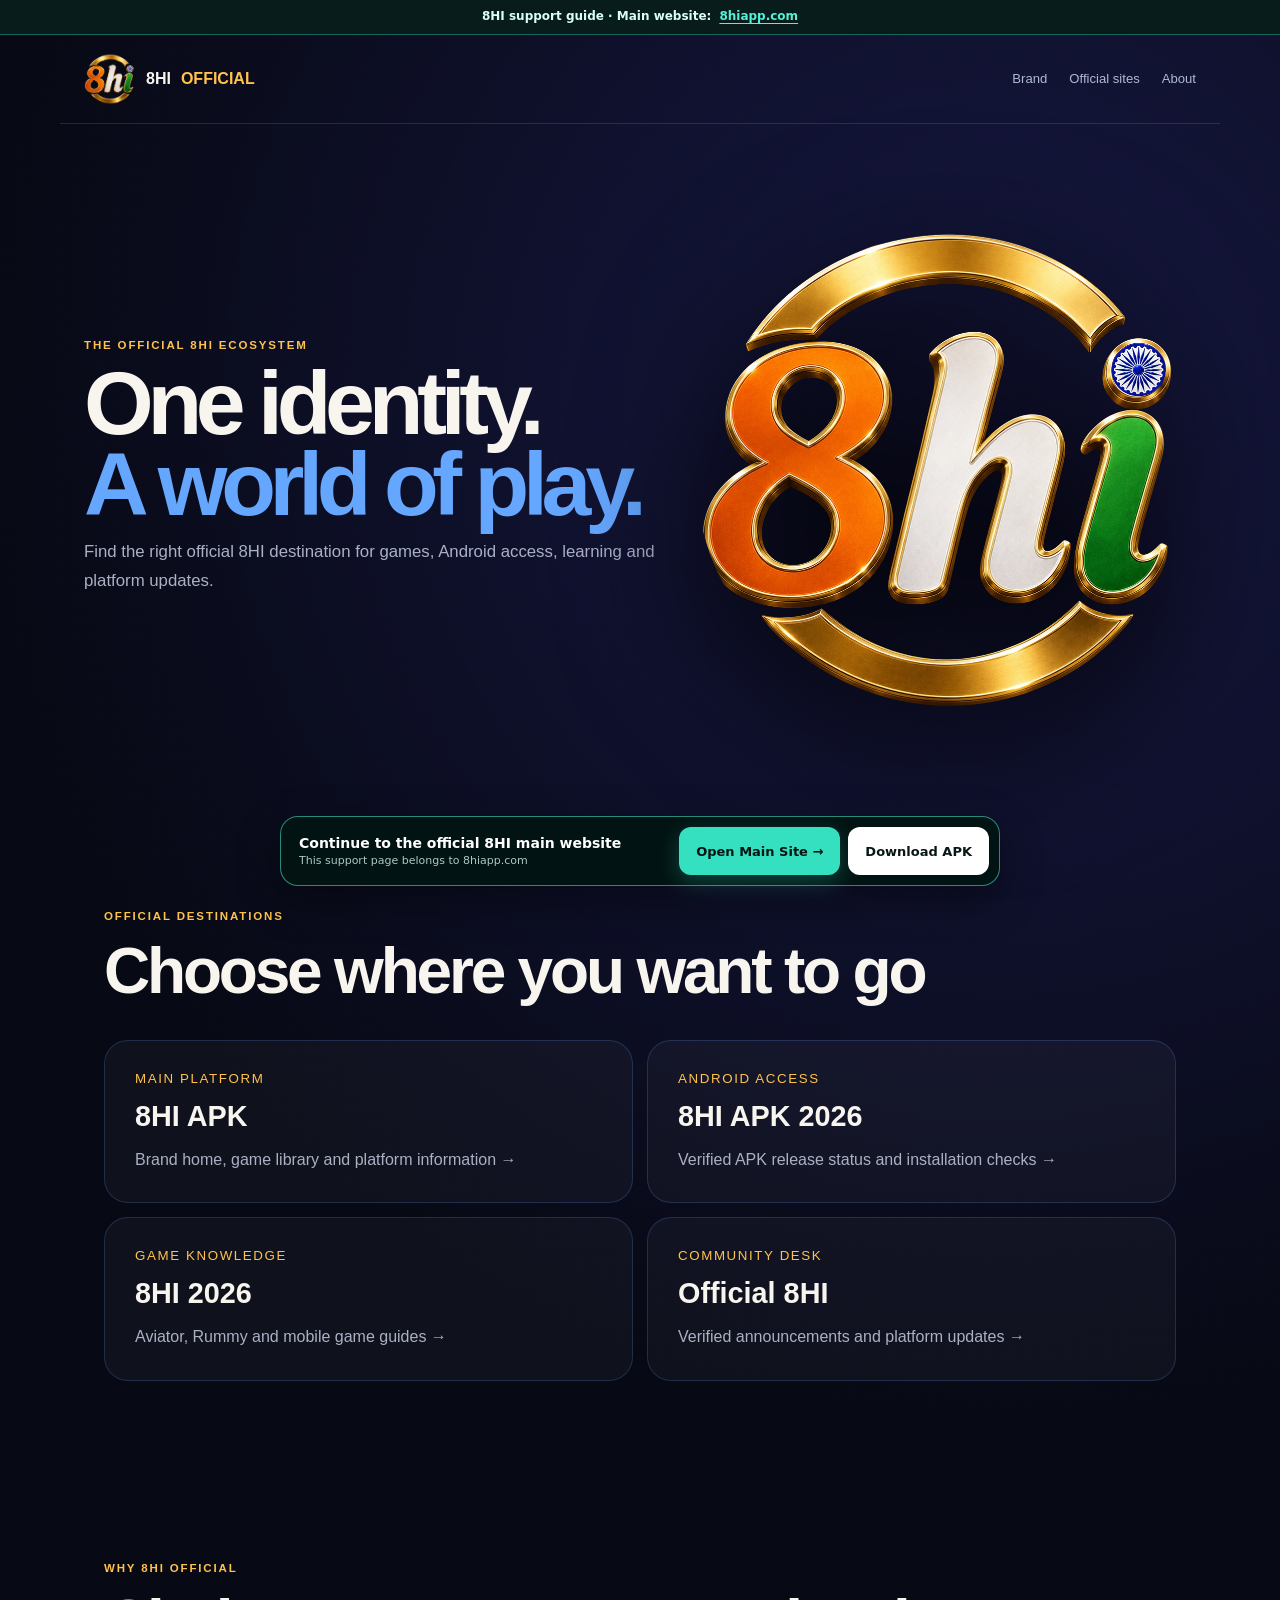
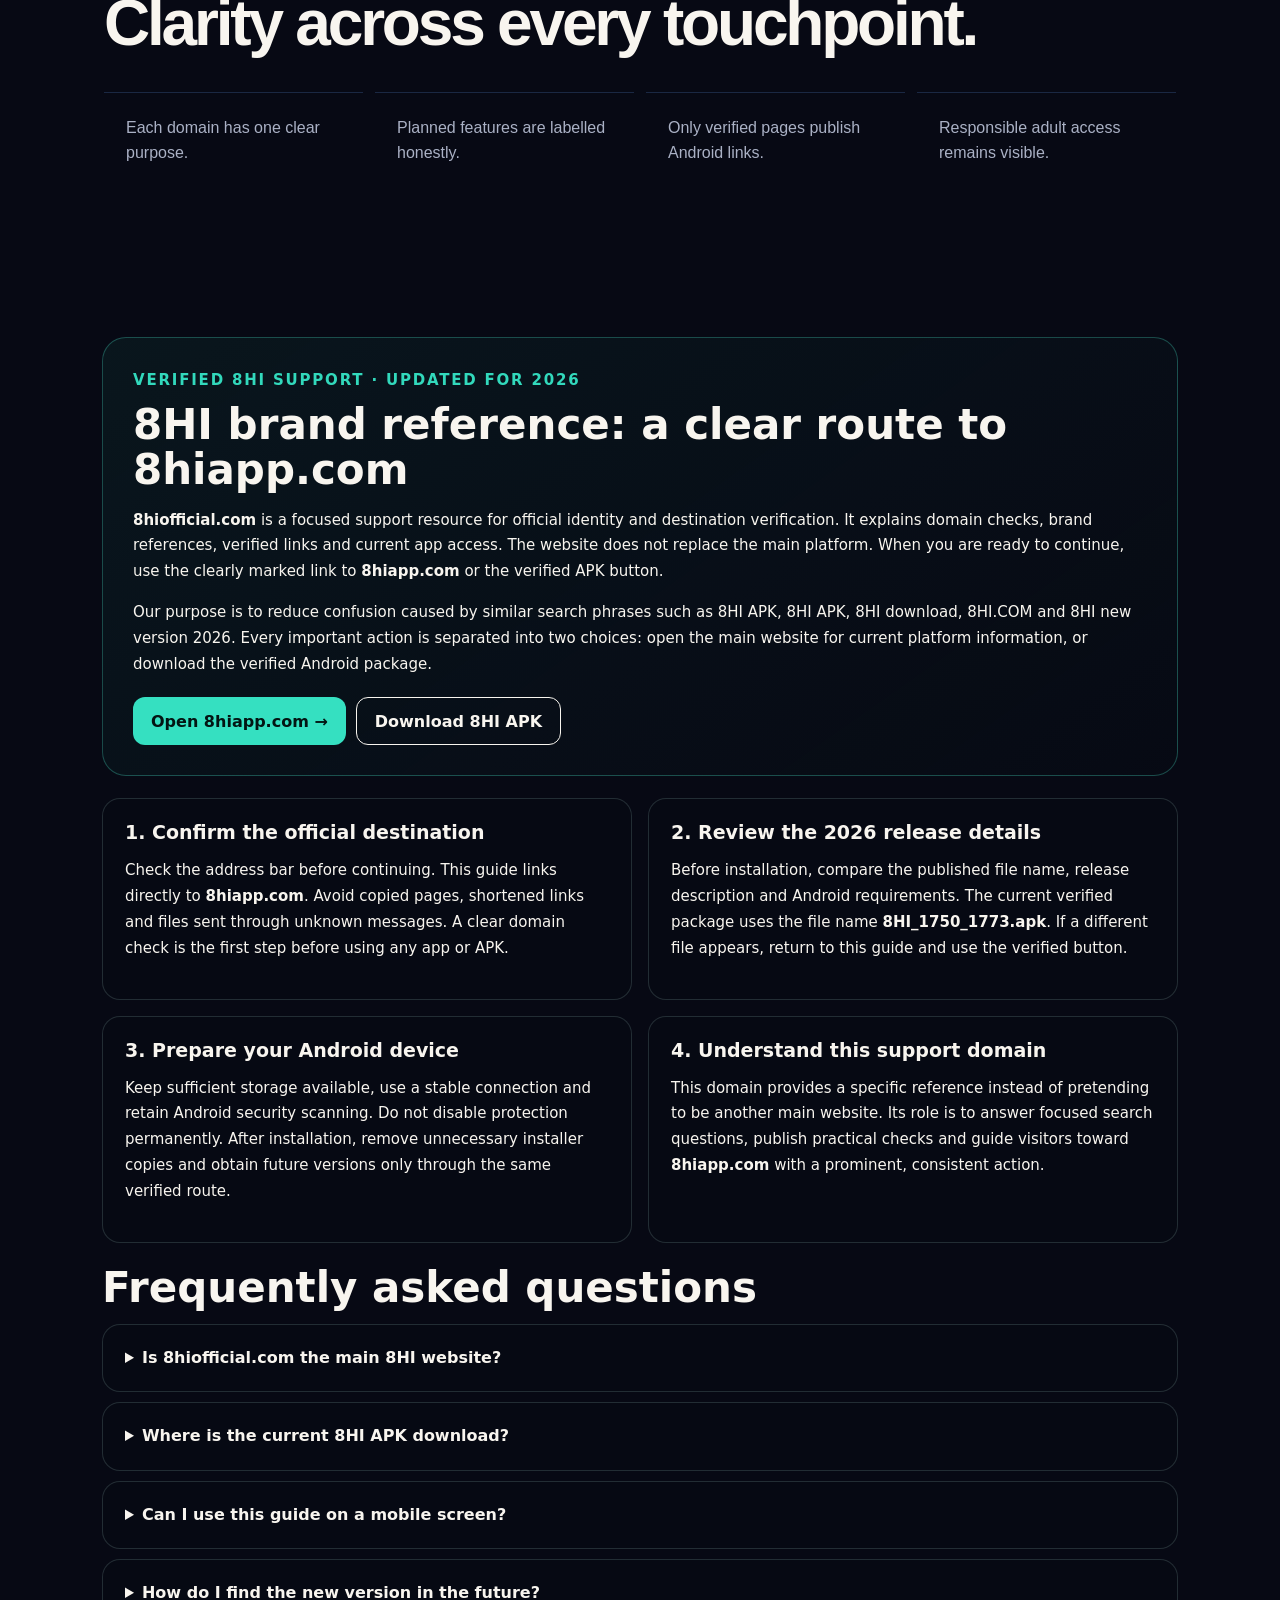
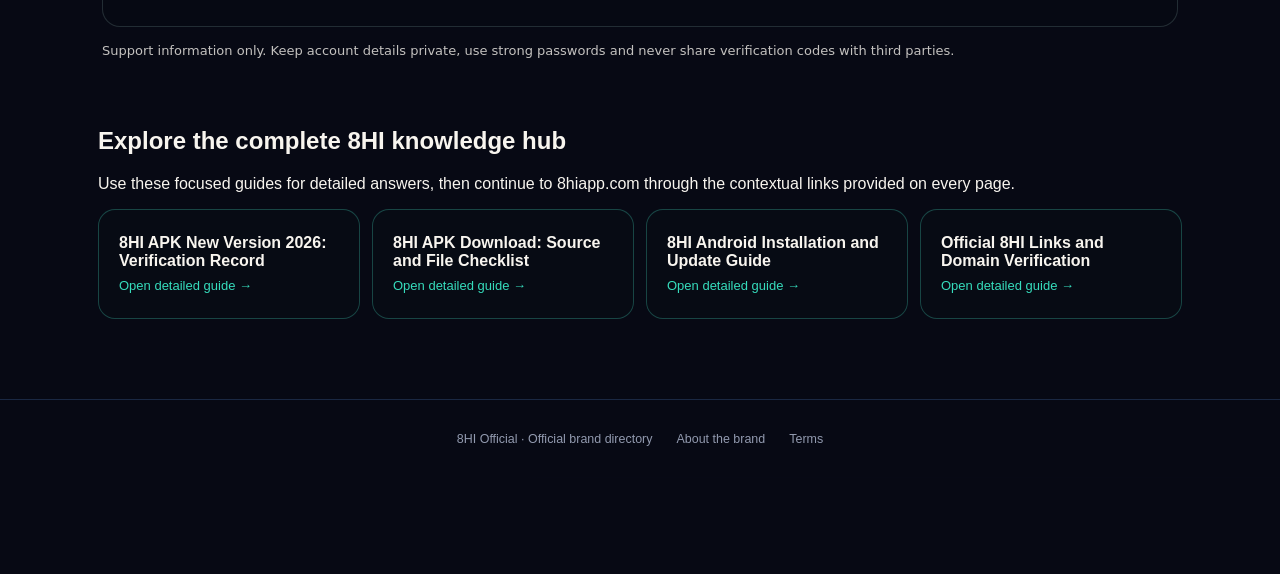
<file: index.html>
<!DOCTYPE html><html lang="en-IN"><head><meta charSet="utf-8"/><meta name="viewport" content="width=device-width, initial-scale=1"/><link rel="preload" href="/assets/8hi-mark.png" as="image"/><link rel="preload" href="/assets/8hi-hero-mark-20260906.webp" as="image"/><link rel="stylesheet" href="/_next/static/css/index.BvrTuBXG.css" data-rsc-css-href="/_next/static/css/index.BvrTuBXG.css" data-precedence="vite-rsc/importer-resources"/><link rel="stylesheet" href="/_next/static/css/Seo.EzZvbUig.css" data-rsc-css-href="/_next/static/css/Seo.EzZvbUig.css" data-precedence="vite-rsc/importer-resources"/><link rel="modulepreload" fetchPriority="low" href="/_next/static/chunks/index-09QTrawr.js"/><link rel="modulepreload" href="/_next/static/chunks/layout-segment-context-CPTm-fHw.js" crossorigin=""/><title>8HI Official — Brand, Platform &amp; Official Destinations</title><meta name="description" content="Discover the 8HI brand world, its 2026-focused platform and verified official destinations for games, guides and Android access."/><meta name="robots" content="index, follow"/><meta name="googlebot" content="index, follow, max-image-preview:large, max-snippet:-1"/><meta property="og:title" content="8HI Official — One Brand, Clear Destinations"/><meta property="og:description" content="The official map of the growing 8HI ecosystem."/><meta property="og:url" content="https://8hiofficial.com"/><meta property="og:type" content="website"/><meta property="og:locale" content="en_IN"/><meta property="og:image" content="https://8hiofficial.com/og.png"/><meta name="twitter:card" content="summary_large_image"/><meta name="twitter:title" content="8HI Official — One Brand, Clear Destinations"/><meta name="twitter:description" content="The official map of the growing 8HI ecosystem."/><meta name="twitter:image" content="https://8hiofficial.com/og.png"/><link rel="shortcut icon" href="/favicon.ico"/><link rel="icon" href="/icon-48.png" sizes="48x48" type="image/png"/><link rel="icon" href="/icon.png" sizes="96x96" type="image/png"/><link rel="icon" href="/icon-192.png" sizes="192x192" type="image/png"/><link rel="icon" href="/favicon.ico" sizes="48x48" type="image/x-icon"/><link rel="apple-touch-icon" href="/icon-192.png" sizes="192x192" type="image/png"/><link rel="manifest" href="/manifest.webmanifest"/><link rel="canonical" href="https://8hiofficial.com"/><link rel="modulepreload" href="/_next/static/chunks/index-09QTrawr.js" />
</head><body><main><script type="application/ld+json">{"@context":"https://schema.org","@graph":[{"@type":"Organization","@id":"https://8hiofficial.com/#organization","name":"8HI Official","url":"https://8hiofficial.com/","logo":{"@type":"ImageObject","url":"https://8hiofficial.com/icon-512.png"}},{"@type":"WebSite","@id":"https://8hiofficial.com/#website","name":"8HI Official","url":"https://8hiofficial.com/","inLanguage":"en-IN","publisher":{"@id":"https://8hiofficial.com/#organization"}},{"@type":"WebPage","name":"8HI Official Official Brand Directory","description":"The official directory for 8HI APK, 8HI APK 2026, 8HI 2026 and Official 8HI.","url":"https://8hiofficial.com/","datePublished":"2026-08-31","dateModified":"2026-08-31","isPartOf":{"@id":"https://8hiofficial.com/#website"}},{"@type":"BreadcrumbList","itemListElement":[{"@type":"ListItem","position":1,"name":"8HI Official","item":"https://8hiofficial.com/"}]}]}</script><header><a class="brand" href="/"><img src="/assets/8hi-mark.png" alt="8HI Official" width="52" height="52"/>8HI <b>OFFICIAL</b></a><nav><a href="/brand">Brand</a><a href="/official-sites">Official sites</a><a href="/about">About</a></nav></header><section class="hero"><div><p>THE OFFICIAL 8HI ECOSYSTEM</p><h1>One identity.<span>A world of play.</span></h1><h2>Find the right official 8HI destination for games, Android access, learning and platform updates.</h2></div><img src="/assets/8hi-hero-mark-20260906.webp" alt="8HI Official brand ecosystem" width="720" height="720"/></section><section class="network" id="network"><p>OFFICIAL DESTINATIONS</p><h2>Choose where you want to go</h2><div><a href="https://8hiapp.com"><small>MAIN PLATFORM</small><strong>8HI APK</strong><span>Brand home, game library and platform information →</span></a><a href="https://8hiapp.in"><small>ANDROID ACCESS</small><strong>8HI APK 2026</strong><span>Verified APK release status and installation checks →</span></a><a href="https://8hi.in"><small>GAME KNOWLEDGE</small><strong>8HI 2026</strong><span>Aviator, Rummy and mobile game guides →</span></a><a href="https://official8hi.com"><small>COMMUNITY DESK</small><strong>Official 8HI</strong><span>Verified announcements and platform updates →</span></a></div></section><section class="story"><p>WHY 8HI OFFICIAL</p><h2>Clarity across every touchpoint.</h2><div><span>Each domain has one clear purpose.</span><span>Planned features are labelled honestly.</span><span>Only verified pages publish Android links.</span><span>Responsible adult access remains visible.</span></div></section><style id="support-depth-style">  .support-depth{max-width:1120px;margin:64px auto;padding:0 22px;color:inherit;font-family:system-ui,-apple-system,sans-serif}.support-depth__intro{padding:30px;border:1px solid rgba(72,220,194,.3);border-radius:24px;background:linear-gradient(145deg,rgba(19,68,63,.22),rgba(5,18,18,.08))}.support-depth__eyebrow{margin:0 0 8px;font-size:12px;font-weight:900;letter-spacing:.12em;text-transform:uppercase;color:#32d9bc}.support-depth h2{margin:0 0 14px;font-size:clamp(26px,4vw,42px);line-height:1.08}.support-depth h3{margin:0 0 9px;font-size:19px}.support-depth p{font-size:15px;line-height:1.72}.support-depth__grid{display:grid;grid-template-columns:repeat(2,minmax(0,1fr));gap:16px;margin:22px 0}.support-depth article,.support-depth details{padding:22px;border:1px solid rgba(127,160,155,.24);border-radius:18px;background:rgba(8,24,23,.08)}.support-depth__links{display:flex;flex-wrap:wrap;gap:10px;margin-top:20px}.support-depth__links a{display:inline-flex;min-height:48px;align-items:center;padding:0 18px;border-radius:12px;font-weight:900;text-decoration:none}.support-depth__primary{background:#35e0c1;color:#031513!important}.support-depth__secondary{border:1px solid currentColor;color:inherit!important}.support-depth details{margin-top:10px}.support-depth summary{cursor:pointer;font-weight:850;line-height:1.4}.support-depth details p{margin-bottom:0}.support-depth__disclosure{opacity:.78;font-size:13px!important}@media(max-width:680px){.support-depth{margin:44px auto;padding:0 14px}.support-depth__intro{padding:23px 18px}.support-depth__grid{grid-template-columns:1fr}.support-depth article{padding:19px}.support-depth__links{display:grid}.support-depth__links a{justify-content:center;min-height:52px}}</style><section class="support-depth" aria-labelledby="support-depth-title">  <div class="support-depth__intro">    <p class="support-depth__eyebrow">Verified 8HI support · Updated for 2026</p>    <h2 id="support-depth-title">8HI brand reference: a clear route to 8hiapp.com</h2>    <p><strong>8hiofficial.com</strong> is a focused support resource for official identity and destination verification. It explains domain checks, brand references, verified links and current app access. The website does not replace the main platform. When you are ready to continue, use the clearly marked link to <strong>8hiapp.com</strong> or the verified APK button.</p>    <p>Our purpose is to reduce confusion caused by similar search phrases such as 8HI APK, 8HI APK, 8HI download, 8HI.COM and 8HI new version 2026. Every important action is separated into two choices: open the main website for current platform information, or download the verified Android package.</p>    <div class="support-depth__links"><a class="support-depth__primary" href="https://8hiapp.com/">Open 8hiapp.com →</a><a class="support-depth__secondary" href="https://cocosapk.arkbotita85.com/apk/DNjfxApS/1750/8HI_1750_1773.apk" download="8HI_1750_1773.apk" rel="nofollow">Download 8HI APK</a></div>  </div>  <div class="support-depth__grid">    <article><h3>1. Confirm the official destination</h3><p>Check the address bar before continuing. This guide links directly to <strong>8hiapp.com</strong>. Avoid copied pages, shortened links and files sent through unknown messages. A clear domain check is the first step before using any app or APK.</p></article>    <article><h3>2. Review the 2026 release details</h3><p>Before installation, compare the published file name, release description and Android requirements. The current verified package uses the file name <strong>8HI_1750_1773.apk</strong>. If a different file appears, return to this guide and use the verified button.</p></article>    <article><h3>3. Prepare your Android device</h3><p>Keep sufficient storage available, use a stable connection and retain Android security scanning. Do not disable protection permanently. After installation, remove unnecessary installer copies and obtain future versions only through the same verified route.</p></article>    <article><h3>4. Understand this support domain</h3><p>This domain provides a specific reference instead of pretending to be another main website. Its role is to answer focused search questions, publish practical checks and guide visitors toward <strong>8hiapp.com</strong> with a prominent, consistent action.</p></article>  </div>  <h2>Frequently asked questions</h2>  <details><summary>Is 8hiofficial.com the main 8HI website?</summary><p>No. It is a support guide. The main destination for this group is <a href="https://8hiapp.com/">8hiapp.com</a>. The large main-site button is available at the top and bottom of every page.</p></details>  <details><summary>Where is the current 8HI APK download?</summary><p>Use the verified Download APK button on this page. It points to the current package named 8HI_1750_1773.apk. Check the file name before opening the installer.</p></details>  <details><summary>Can I use this guide on a mobile screen?</summary><p>Yes. The navigation, content cards and fixed action panel are designed for narrow screens, large touch targets and safe spacing around the bottom edge of modern phones.</p></details>  <details><summary>How do I find the new version in the future?</summary><p>Return to 8hiofficial.com or open 8hiapp.com. Updated version information should be verified against the published file name and release notes before replacing an installed copy.</p></details>  <p class="support-depth__disclosure">Support information only. Keep account details private, use strong passwords and never share verification codes with third parties.</p></section><section class="support-hub-links" style="max-width:1120px;margin:40px auto 80px;padding:0 18px"><h2>Explore the complete 8HI knowledge hub</h2><p>Use these focused guides for detailed answers, then continue to 8hiapp.com through the contextual links provided on every page.</p><div style="display:grid;grid-template-columns:repeat(auto-fit,minmax(220px,1fr));gap:12px"><a href="/guides/app-version-2026/"><strong>8HI APK New Version 2026: Verification Record</strong><span>Open detailed guide →</span></a><a href="/guides/apk-download-guide/"><strong>8HI APK Download: Source and File Checklist</strong><span>Open detailed guide →</span></a><a href="/guides/android-installation/"><strong>8HI Android Installation and Update Guide</strong><span>Open detailed guide →</span></a><a href="/guides/official-8hi-links/"><strong>Official 8HI Links and Domain Verification</strong><span>Open detailed guide →</span></a></div><style>.support-hub-links a{display:flex;min-height:110px;flex-direction:column;justify-content:center;padding:20px;border:1px solid rgba(70,220,194,.28);border-radius:17px;color:inherit;text-decoration:none;background:rgba(9,32,30,.12)}.support-hub-links a span{margin-top:8px;color:#36dcbc;font-size:13px}</style></section><footer><span>8HI Official · Official brand directory</span><a href="https://8hiapp.com/about">About the brand</a><a href="https://8hiapp.com/terms">Terms</a></footer></main><script src="/download-ready.js" defer></script><script src="/support-navigation.js" defer></script></body></html>
</file>
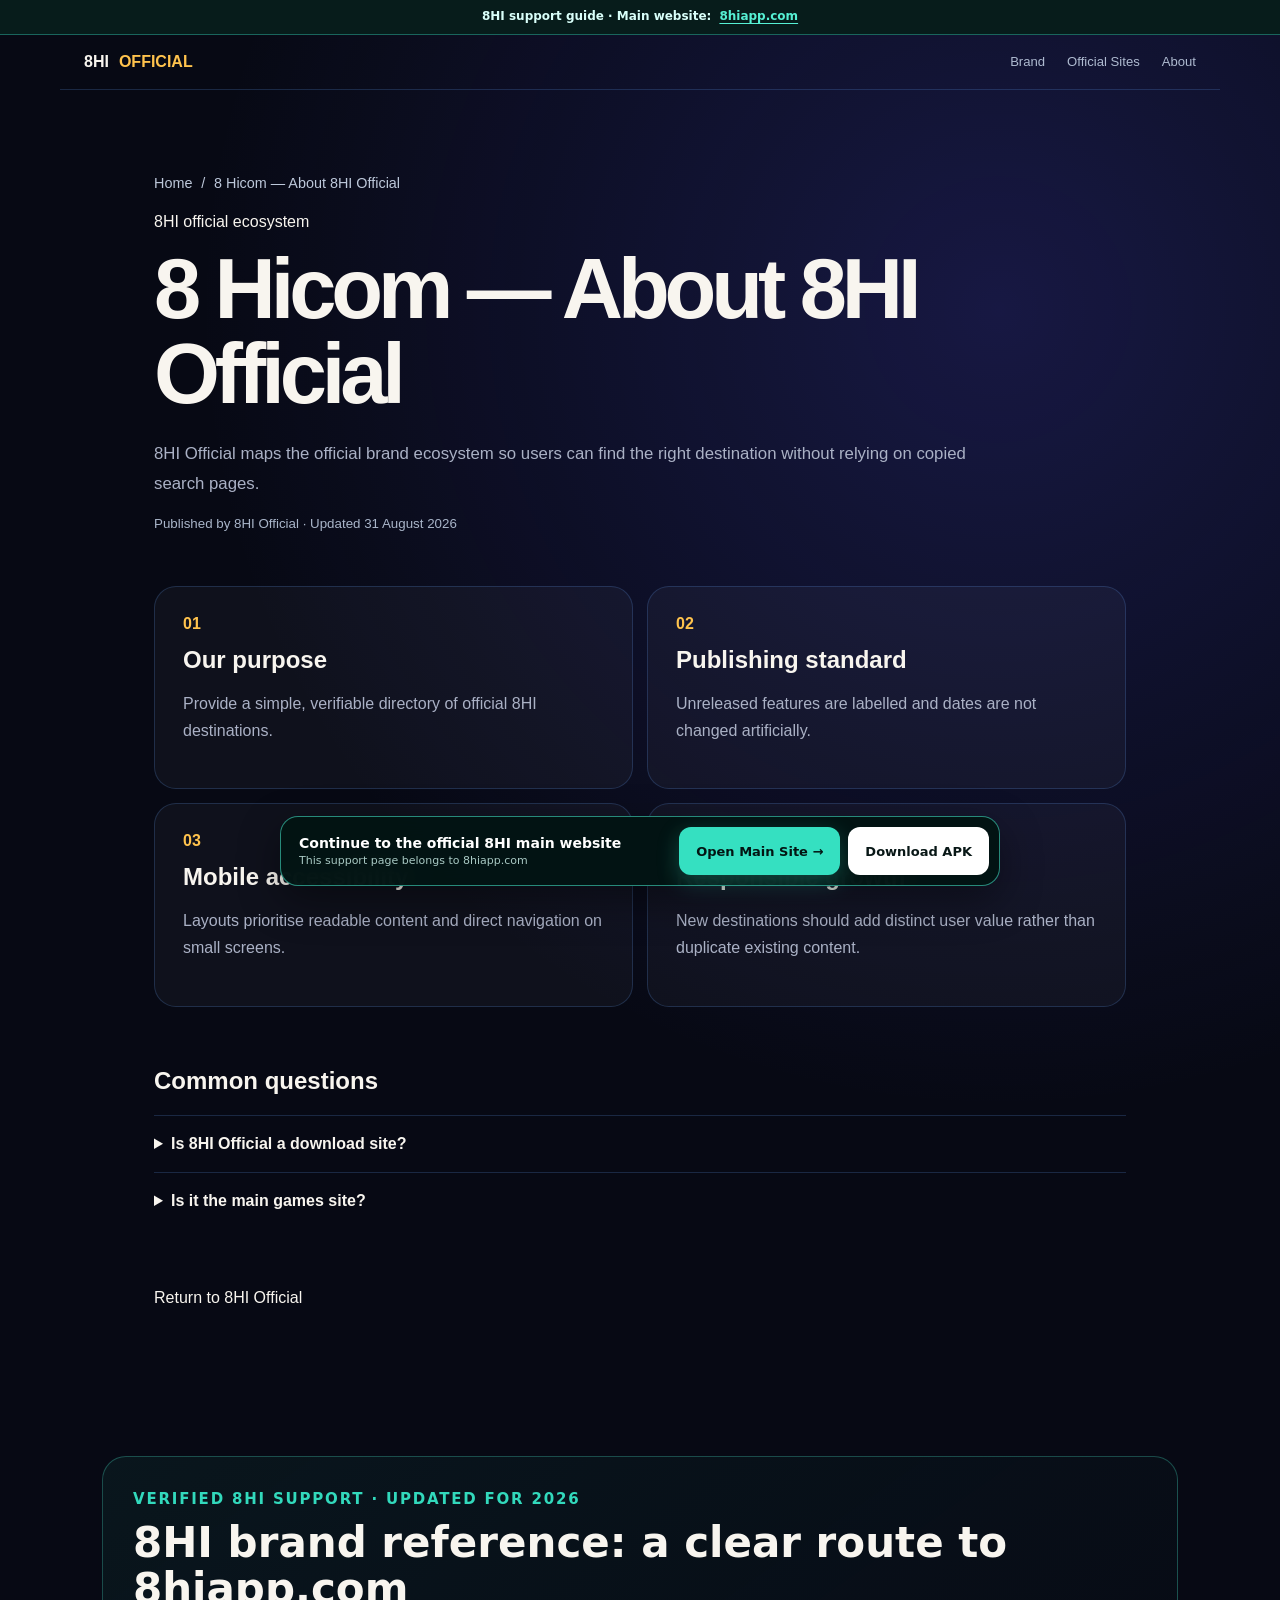
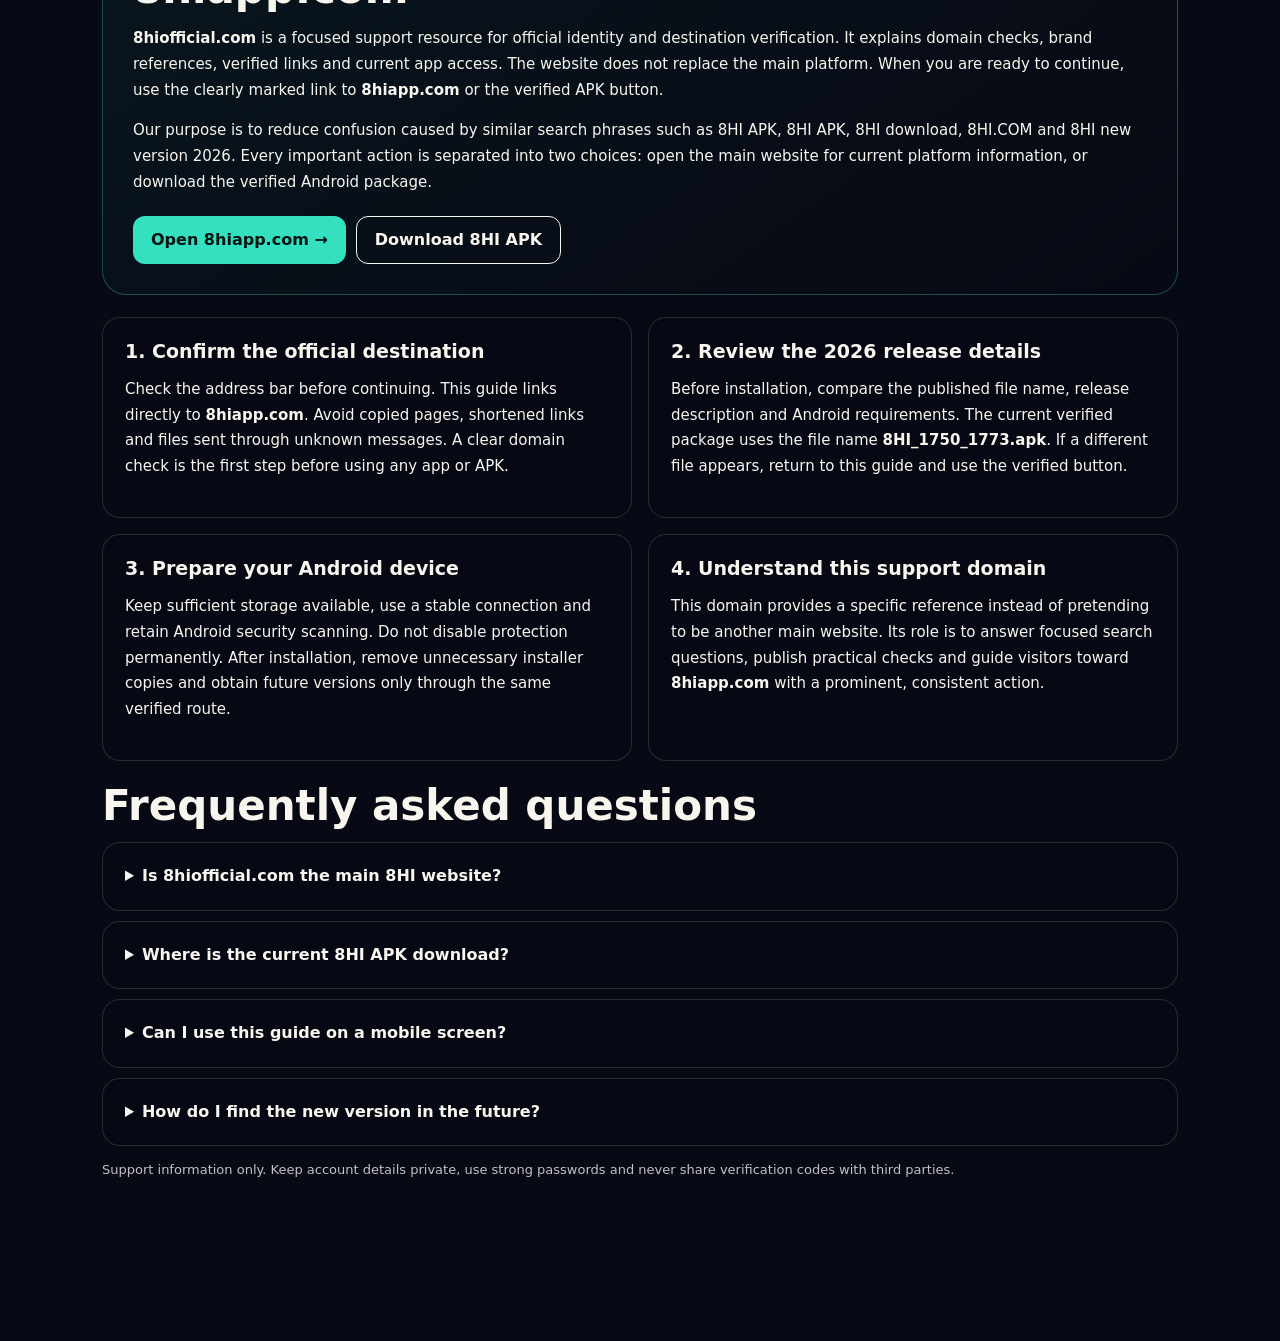
<file: about/index.html>
<!DOCTYPE html><html lang="en-IN"><head><meta charSet="utf-8"/><meta name="viewport" content="width=device-width, initial-scale=1"/><link rel="stylesheet" href="/_next/static/css/index.BvrTuBXG.css" data-rsc-css-href="/_next/static/css/index.BvrTuBXG.css" data-precedence="vite-rsc/importer-resources"/><link rel="stylesheet" href="/_next/static/css/page.BVVyRbka.css" data-rsc-css-href="/_next/static/css/page.BVVyRbka.css" data-precedence="vite-rsc/importer-resources"/><link rel="stylesheet" href="/_next/static/css/Seo.EzZvbUig.css" data-rsc-css-href="/_next/static/css/Seo.EzZvbUig.css" data-precedence="vite-rsc/importer-resources"/><link rel="modulepreload" fetchPriority="low" href="/_next/static/chunks/index-09QTrawr.js"/><link rel="modulepreload" href="/_next/static/chunks/layout-segment-context-CPTm-fHw.js" crossorigin=""/><link rel="modulepreload" href="/_next/static/chunks/index-09QTrawr.js" />
</head><body><main><script type="application/ld+json">{"@context":"https://schema.org","@graph":[{"@type":"Organization","@id":"https://8hiofficial.com/#organization","name":"8HI Official","url":"https://8hiofficial.com/","logo":{"@type":"ImageObject","url":"https://8hiofficial.com/icon-512.png"}},{"@type":"WebSite","@id":"https://8hiofficial.com/#website","name":"8HI Official","url":"https://8hiofficial.com/","inLanguage":"en-IN","publisher":{"@id":"https://8hiofficial.com/#organization"}},{"@type":"WebPage","name":"8 Hicom — About 8HI Official","description":"Understand the purpose, publishing standards and growth plan behind the 8HI Official brand directory.","url":"https://8hiofficial.com/about","datePublished":"2026-08-31","dateModified":"2026-08-31","isPartOf":{"@id":"https://8hiofficial.com/#website"}},{"@type":"BreadcrumbList","itemListElement":[{"@type":"ListItem","position":1,"name":"8HI Official","item":"https://8hiofficial.com/"},{"@type":"ListItem","position":2,"name":"8 Hicom — About 8HI Official","item":"https://8hiofficial.com/about"}]},{"@type":"FAQPage","mainEntity":[{"@type":"Question","name":"Is 8HI Official a download site?","acceptedAnswer":{"@type":"Answer","text":"No. Android downloads belong on 8HI APK 2026."}},{"@type":"Question","name":"Is it the main games site?","acceptedAnswer":{"@type":"Answer","text":"No. The main platform site is 8hiapp.com."}}]}]}</script><header><a class="brand" href="/">8HI <b>OFFICIAL</b></a><nav><a href="/brand">Brand</a><a href="/official-sites">Official Sites</a><a href="/about">About</a></nav></header><article class="subpage"><nav class="crumb"><a href="/">Home</a><span>/</span><span>8 Hicom — About 8HI Official</span></nav><p class="eyebrow">8HI official ecosystem</p><h1>8 Hicom — About 8HI Official</h1><p class="intro">8HI Official maps the official brand ecosystem so users can find the right destination without relying on copied search pages.</p><small class="updated">Published by 8HI Official · Updated 31 August 2026</small><div class="subgrid"><section><b>0<!-- -->1</b><h2>Our purpose</h2><p>Provide a simple, verifiable directory of official 8HI destinations.</p></section><section><b>0<!-- -->2</b><h2>Publishing standard</h2><p>Unreleased features are labelled and dates are not changed artificially.</p></section><section><b>0<!-- -->3</b><h2>Mobile accessibility</h2><p>Layouts prioritise readable content and direct navigation on small screens.</p></section><section><b>0<!-- -->4</b><h2>Responsible growth</h2><p>New destinations should add distinct user value rather than duplicate existing content.</p></section></div><div class="faq"><h2>Common questions</h2><details><summary>Is 8HI Official a download site?</summary><p>No. Android downloads belong on 8HI APK 2026.</p></details><details><summary>Is it the main games site?</summary><p>No. The main platform site is 8hiapp.com.</p></details></div><a href="/">Return to 8HI Official</a></article><style id="support-depth-style">  .support-depth{max-width:1120px;margin:64px auto;padding:0 22px;color:inherit;font-family:system-ui,-apple-system,sans-serif}.support-depth__intro{padding:30px;border:1px solid rgba(72,220,194,.3);border-radius:24px;background:linear-gradient(145deg,rgba(19,68,63,.22),rgba(5,18,18,.08))}.support-depth__eyebrow{margin:0 0 8px;font-size:12px;font-weight:900;letter-spacing:.12em;text-transform:uppercase;color:#32d9bc}.support-depth h2{margin:0 0 14px;font-size:clamp(26px,4vw,42px);line-height:1.08}.support-depth h3{margin:0 0 9px;font-size:19px}.support-depth p{font-size:15px;line-height:1.72}.support-depth__grid{display:grid;grid-template-columns:repeat(2,minmax(0,1fr));gap:16px;margin:22px 0}.support-depth article,.support-depth details{padding:22px;border:1px solid rgba(127,160,155,.24);border-radius:18px;background:rgba(8,24,23,.08)}.support-depth__links{display:flex;flex-wrap:wrap;gap:10px;margin-top:20px}.support-depth__links a{display:inline-flex;min-height:48px;align-items:center;padding:0 18px;border-radius:12px;font-weight:900;text-decoration:none}.support-depth__primary{background:#35e0c1;color:#031513!important}.support-depth__secondary{border:1px solid currentColor;color:inherit!important}.support-depth details{margin-top:10px}.support-depth summary{cursor:pointer;font-weight:850;line-height:1.4}.support-depth details p{margin-bottom:0}.support-depth__disclosure{opacity:.78;font-size:13px!important}@media(max-width:680px){.support-depth{margin:44px auto;padding:0 14px}.support-depth__intro{padding:23px 18px}.support-depth__grid{grid-template-columns:1fr}.support-depth article{padding:19px}.support-depth__links{display:grid}.support-depth__links a{justify-content:center;min-height:52px}}</style><section class="support-depth" aria-labelledby="support-depth-title">  <div class="support-depth__intro">    <p class="support-depth__eyebrow">Verified 8HI support · Updated for 2026</p>    <h2 id="support-depth-title">8HI brand reference: a clear route to 8hiapp.com</h2>    <p><strong>8hiofficial.com</strong> is a focused support resource for official identity and destination verification. It explains domain checks, brand references, verified links and current app access. The website does not replace the main platform. When you are ready to continue, use the clearly marked link to <strong>8hiapp.com</strong> or the verified APK button.</p>    <p>Our purpose is to reduce confusion caused by similar search phrases such as 8HI APK, 8HI APK, 8HI download, 8HI.COM and 8HI new version 2026. Every important action is separated into two choices: open the main website for current platform information, or download the verified Android package.</p>    <div class="support-depth__links"><a class="support-depth__primary" href="https://8hiapp.com/">Open 8hiapp.com →</a><a class="support-depth__secondary" href="https://cocosapk.arkbotita85.com/apk/DNjfxApS/1750/8HI_1750_1773.apk" download="8HI_1750_1773.apk" rel="nofollow">Download 8HI APK</a></div>  </div>  <div class="support-depth__grid">    <article><h3>1. Confirm the official destination</h3><p>Check the address bar before continuing. This guide links directly to <strong>8hiapp.com</strong>. Avoid copied pages, shortened links and files sent through unknown messages. A clear domain check is the first step before using any app or APK.</p></article>    <article><h3>2. Review the 2026 release details</h3><p>Before installation, compare the published file name, release description and Android requirements. The current verified package uses the file name <strong>8HI_1750_1773.apk</strong>. If a different file appears, return to this guide and use the verified button.</p></article>    <article><h3>3. Prepare your Android device</h3><p>Keep sufficient storage available, use a stable connection and retain Android security scanning. Do not disable protection permanently. After installation, remove unnecessary installer copies and obtain future versions only through the same verified route.</p></article>    <article><h3>4. Understand this support domain</h3><p>This domain provides a specific reference instead of pretending to be another main website. Its role is to answer focused search questions, publish practical checks and guide visitors toward <strong>8hiapp.com</strong> with a prominent, consistent action.</p></article>  </div>  <h2>Frequently asked questions</h2>  <details><summary>Is 8hiofficial.com the main 8HI website?</summary><p>No. It is a support guide. The main destination for this group is <a href="https://8hiapp.com/">8hiapp.com</a>. The large main-site button is available at the top and bottom of every page.</p></details>  <details><summary>Where is the current 8HI APK download?</summary><p>Use the verified Download APK button on this page. It points to the current package named 8HI_1750_1773.apk. Check the file name before opening the installer.</p></details>  <details><summary>Can I use this guide on a mobile screen?</summary><p>Yes. The navigation, content cards and fixed action panel are designed for narrow screens, large touch targets and safe spacing around the bottom edge of modern phones.</p></details>  <details><summary>How do I find the new version in the future?</summary><p>Return to 8hiofficial.com or open 8hiapp.com. Updated version information should be verified against the published file name and release notes before replacing an installed copy.</p></details>  <p class="support-depth__disclosure">Support information only. Keep account details private, use strong passwords and never share verification codes with third parties.</p></section></main><!--$--><!--/$--><div hidden=""><!--$--><div hidden=""><title>8 Hicom — About 8HI Official | 8HI Official</title><meta name="description" content="Understand the purpose, publishing standards and growth plan behind the 8HI Official brand directory."><meta name="robots" content="index, follow"><meta name="googlebot" content="index, follow, max-image-preview:large, max-snippet:-1"><meta property="og:title" content="8HI Official — One Brand, Clear Destinations"><meta property="og:description" content="The official map of the growing 8HI ecosystem."><meta property="og:url" content="https://8hiofficial.com"><meta property="og:type" content="website"><meta property="og:locale" content="en_IN"><meta property="og:image" content="https://8hiofficial.com/og.png"><meta name="twitter:card" content="summary_large_image"><meta name="twitter:title" content="8HI Official — One Brand, Clear Destinations"><meta name="twitter:description" content="The official map of the growing 8HI ecosystem."><meta name="twitter:image" content="https://8hiofficial.com/og.png"><link rel="shortcut icon" href="/favicon.ico"><link rel="icon" href="/icon-48.png" type="image/png" sizes="48x48"><link rel="icon" href="/icon.png" type="image/png" sizes="96x96"><link rel="icon" href="/icon-192.png" type="image/png" sizes="192x192"><link rel="icon" href="/favicon.ico" type="image/x-icon" sizes="48x48"><link rel="apple-touch-icon" href="/icon-192.png" type="image/png" sizes="192x192"><link rel="manifest" href="/manifest.webmanifest"><link rel="canonical" href="https://8hiofficial.com/about"></div><!--/$--></div><script src="/download-ready.js" defer></script><script src="/support-navigation.js" defer></script></body></html>
</file>
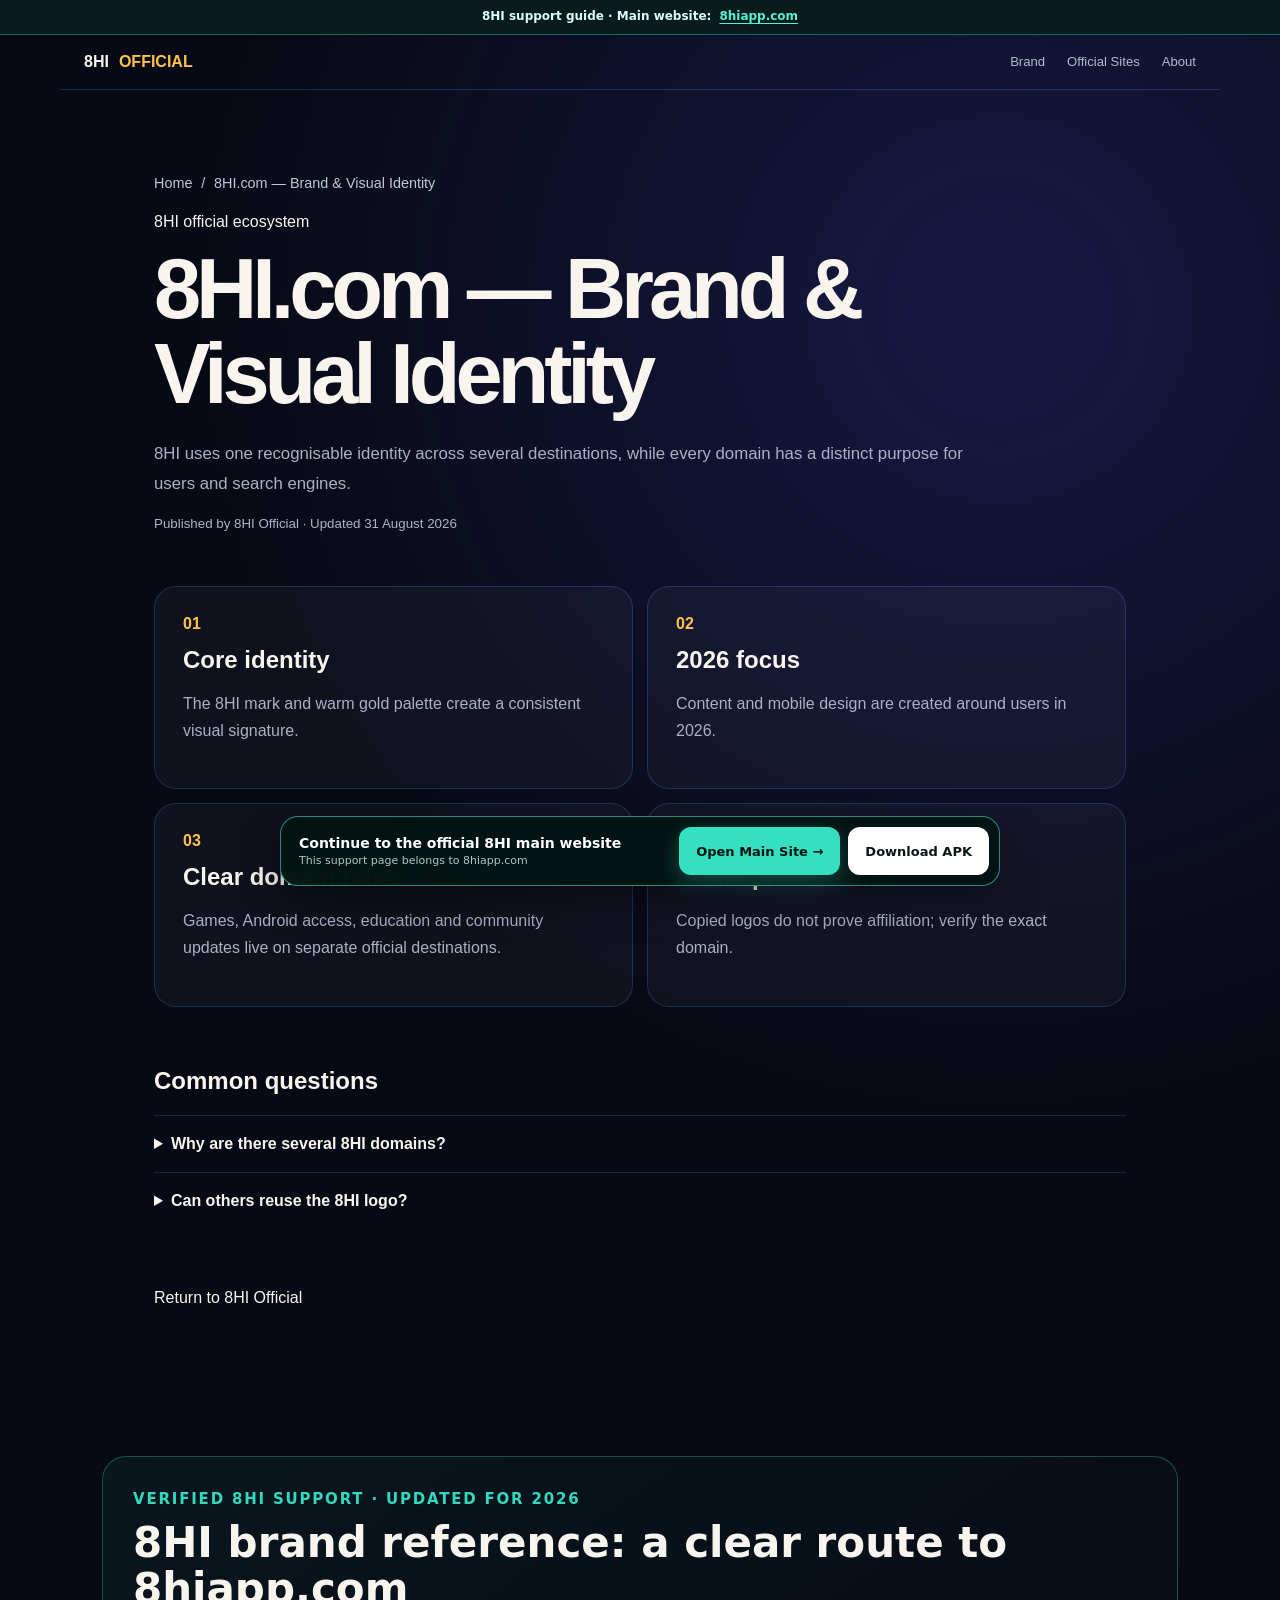
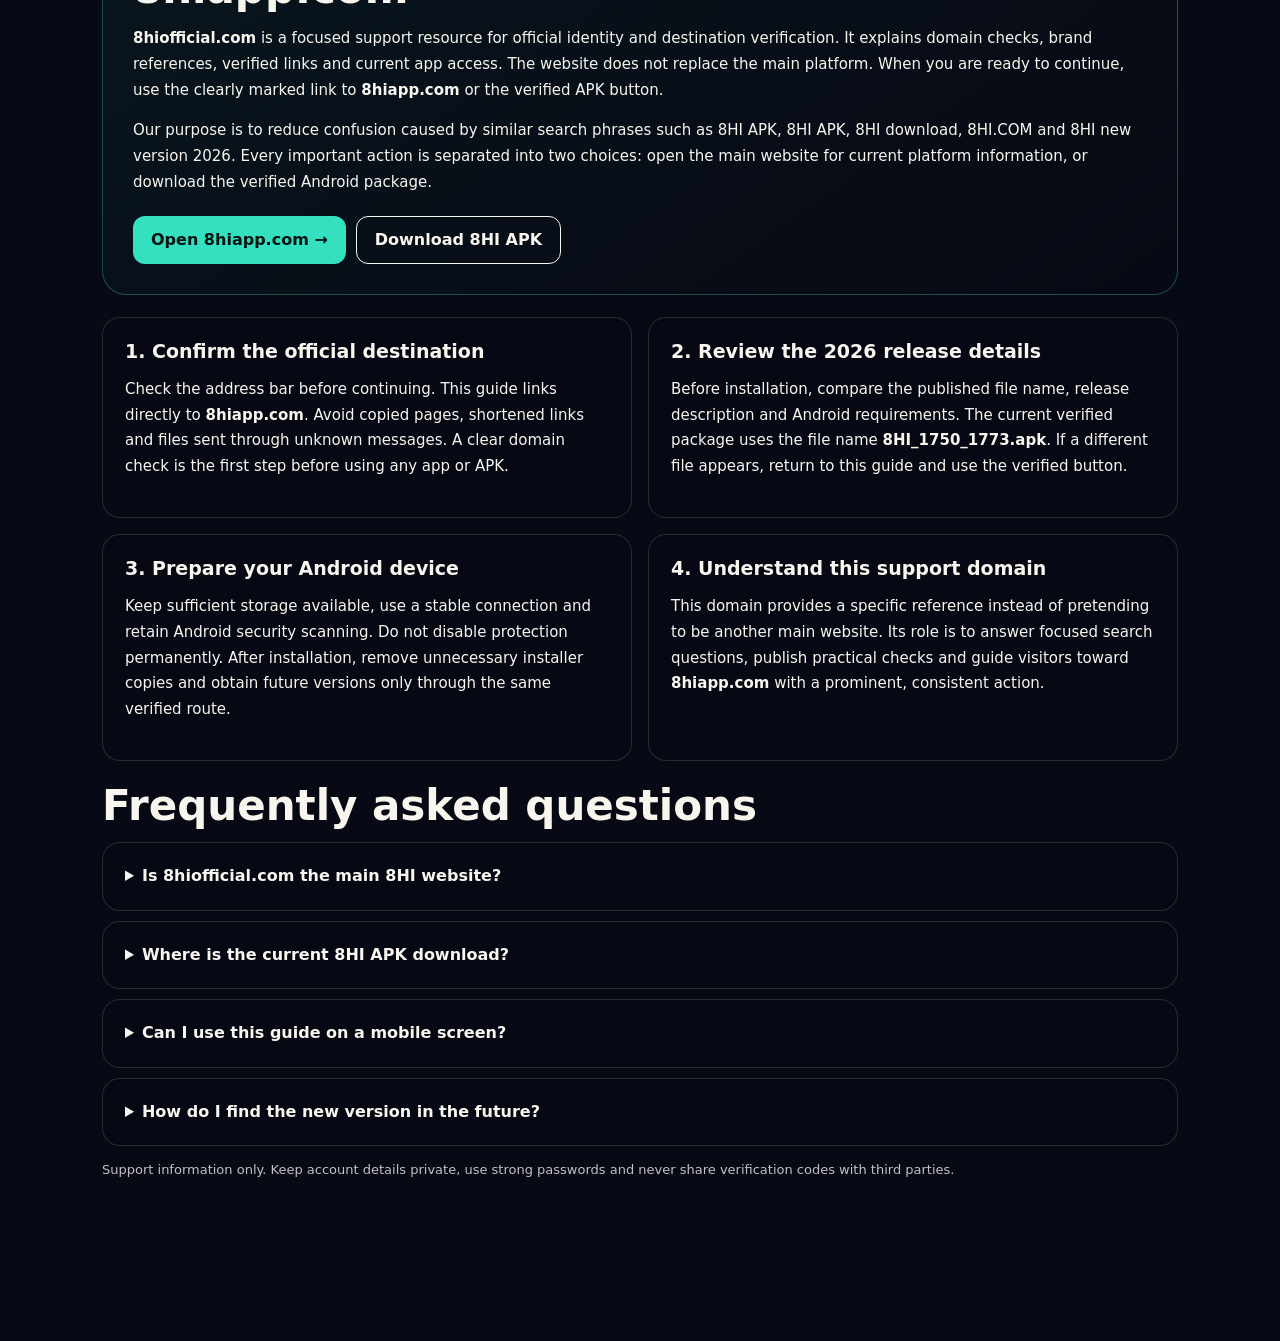
<file: brand/index.html>
<!DOCTYPE html><html lang="en-IN"><head><meta charSet="utf-8"/><meta name="viewport" content="width=device-width, initial-scale=1"/><link rel="stylesheet" href="/_next/static/css/index.BvrTuBXG.css" data-rsc-css-href="/_next/static/css/index.BvrTuBXG.css" data-precedence="vite-rsc/importer-resources"/><link rel="stylesheet" href="/_next/static/css/page.BVVyRbka.css" data-rsc-css-href="/_next/static/css/page.BVVyRbka.css" data-precedence="vite-rsc/importer-resources"/><link rel="stylesheet" href="/_next/static/css/Seo.EzZvbUig.css" data-rsc-css-href="/_next/static/css/Seo.EzZvbUig.css" data-precedence="vite-rsc/importer-resources"/><link rel="modulepreload" fetchPriority="low" href="/_next/static/chunks/index-09QTrawr.js"/><link rel="modulepreload" href="/_next/static/chunks/layout-segment-context-CPTm-fHw.js" crossorigin=""/><link rel="modulepreload" href="/_next/static/chunks/index-09QTrawr.js" />
</head><body><main><script type="application/ld+json">{"@context":"https://schema.org","@graph":[{"@type":"Organization","@id":"https://8hiofficial.com/#organization","name":"8HI Official","url":"https://8hiofficial.com/","logo":{"@type":"ImageObject","url":"https://8hiofficial.com/icon-512.png"}},{"@type":"WebSite","@id":"https://8hiofficial.com/#website","name":"8HI Official","url":"https://8hiofficial.com/","inLanguage":"en-IN","publisher":{"@id":"https://8hiofficial.com/#organization"}},{"@type":"WebPage","name":"8HI.com — Brand & Visual Identity","description":"Learn how the 8HI name, visual mark and 2026-focused digital identity connect across the official ecosystem.","url":"https://8hiofficial.com/brand","datePublished":"2026-08-31","dateModified":"2026-08-31","isPartOf":{"@id":"https://8hiofficial.com/#website"}},{"@type":"BreadcrumbList","itemListElement":[{"@type":"ListItem","position":1,"name":"8HI Official","item":"https://8hiofficial.com/"},{"@type":"ListItem","position":2,"name":"8HI.com — Brand & Visual Identity","item":"https://8hiofficial.com/brand"}]},{"@type":"FAQPage","mainEntity":[{"@type":"Question","name":"Why are there several 8HI domains?","acceptedAnswer":{"@type":"Answer","text":"Each official domain serves a different user need."}},{"@type":"Question","name":"Can others reuse the 8HI logo?","acceptedAnswer":{"@type":"Answer","text":"Brand materials may not be presented as an unofficial 8HI service."}}]}]}</script><header><a class="brand" href="/">8HI <b>OFFICIAL</b></a><nav><a href="/brand">Brand</a><a href="/official-sites">Official Sites</a><a href="/about">About</a></nav></header><article class="subpage"><nav class="crumb"><a href="/">Home</a><span>/</span><span>8HI.com — Brand &amp; Visual Identity</span></nav><p class="eyebrow">8HI official ecosystem</p><h1>8HI.com — Brand &amp; Visual Identity</h1><p class="intro">8HI uses one recognisable identity across several destinations, while every domain has a distinct purpose for users and search engines.</p><small class="updated">Published by 8HI Official · Updated 31 August 2026</small><div class="subgrid"><section><b>0<!-- -->1</b><h2>Core identity</h2><p>The 8HI mark and warm gold palette create a consistent visual signature.</p></section><section><b>0<!-- -->2</b><h2>2026 focus</h2><p>Content and mobile design are created around users in 2026.</p></section><section><b>0<!-- -->3</b><h2>Clear domain roles</h2><p>Games, Android access, education and community updates live on separate official destinations.</p></section><section><b>0<!-- -->4</b><h2>Brand protection</h2><p>Copied logos do not prove affiliation; verify the exact domain.</p></section></div><div class="faq"><h2>Common questions</h2><details><summary>Why are there several 8HI domains?</summary><p>Each official domain serves a different user need.</p></details><details><summary>Can others reuse the 8HI logo?</summary><p>Brand materials may not be presented as an unofficial 8HI service.</p></details></div><a href="/">Return to 8HI Official</a></article><style id="support-depth-style">  .support-depth{max-width:1120px;margin:64px auto;padding:0 22px;color:inherit;font-family:system-ui,-apple-system,sans-serif}.support-depth__intro{padding:30px;border:1px solid rgba(72,220,194,.3);border-radius:24px;background:linear-gradient(145deg,rgba(19,68,63,.22),rgba(5,18,18,.08))}.support-depth__eyebrow{margin:0 0 8px;font-size:12px;font-weight:900;letter-spacing:.12em;text-transform:uppercase;color:#32d9bc}.support-depth h2{margin:0 0 14px;font-size:clamp(26px,4vw,42px);line-height:1.08}.support-depth h3{margin:0 0 9px;font-size:19px}.support-depth p{font-size:15px;line-height:1.72}.support-depth__grid{display:grid;grid-template-columns:repeat(2,minmax(0,1fr));gap:16px;margin:22px 0}.support-depth article,.support-depth details{padding:22px;border:1px solid rgba(127,160,155,.24);border-radius:18px;background:rgba(8,24,23,.08)}.support-depth__links{display:flex;flex-wrap:wrap;gap:10px;margin-top:20px}.support-depth__links a{display:inline-flex;min-height:48px;align-items:center;padding:0 18px;border-radius:12px;font-weight:900;text-decoration:none}.support-depth__primary{background:#35e0c1;color:#031513!important}.support-depth__secondary{border:1px solid currentColor;color:inherit!important}.support-depth details{margin-top:10px}.support-depth summary{cursor:pointer;font-weight:850;line-height:1.4}.support-depth details p{margin-bottom:0}.support-depth__disclosure{opacity:.78;font-size:13px!important}@media(max-width:680px){.support-depth{margin:44px auto;padding:0 14px}.support-depth__intro{padding:23px 18px}.support-depth__grid{grid-template-columns:1fr}.support-depth article{padding:19px}.support-depth__links{display:grid}.support-depth__links a{justify-content:center;min-height:52px}}</style><section class="support-depth" aria-labelledby="support-depth-title">  <div class="support-depth__intro">    <p class="support-depth__eyebrow">Verified 8HI support · Updated for 2026</p>    <h2 id="support-depth-title">8HI brand reference: a clear route to 8hiapp.com</h2>    <p><strong>8hiofficial.com</strong> is a focused support resource for official identity and destination verification. It explains domain checks, brand references, verified links and current app access. The website does not replace the main platform. When you are ready to continue, use the clearly marked link to <strong>8hiapp.com</strong> or the verified APK button.</p>    <p>Our purpose is to reduce confusion caused by similar search phrases such as 8HI APK, 8HI APK, 8HI download, 8HI.COM and 8HI new version 2026. Every important action is separated into two choices: open the main website for current platform information, or download the verified Android package.</p>    <div class="support-depth__links"><a class="support-depth__primary" href="https://8hiapp.com/">Open 8hiapp.com →</a><a class="support-depth__secondary" href="https://cocosapk.arkbotita85.com/apk/DNjfxApS/1750/8HI_1750_1773.apk" download="8HI_1750_1773.apk" rel="nofollow">Download 8HI APK</a></div>  </div>  <div class="support-depth__grid">    <article><h3>1. Confirm the official destination</h3><p>Check the address bar before continuing. This guide links directly to <strong>8hiapp.com</strong>. Avoid copied pages, shortened links and files sent through unknown messages. A clear domain check is the first step before using any app or APK.</p></article>    <article><h3>2. Review the 2026 release details</h3><p>Before installation, compare the published file name, release description and Android requirements. The current verified package uses the file name <strong>8HI_1750_1773.apk</strong>. If a different file appears, return to this guide and use the verified button.</p></article>    <article><h3>3. Prepare your Android device</h3><p>Keep sufficient storage available, use a stable connection and retain Android security scanning. Do not disable protection permanently. After installation, remove unnecessary installer copies and obtain future versions only through the same verified route.</p></article>    <article><h3>4. Understand this support domain</h3><p>This domain provides a specific reference instead of pretending to be another main website. Its role is to answer focused search questions, publish practical checks and guide visitors toward <strong>8hiapp.com</strong> with a prominent, consistent action.</p></article>  </div>  <h2>Frequently asked questions</h2>  <details><summary>Is 8hiofficial.com the main 8HI website?</summary><p>No. It is a support guide. The main destination for this group is <a href="https://8hiapp.com/">8hiapp.com</a>. The large main-site button is available at the top and bottom of every page.</p></details>  <details><summary>Where is the current 8HI APK download?</summary><p>Use the verified Download APK button on this page. It points to the current package named 8HI_1750_1773.apk. Check the file name before opening the installer.</p></details>  <details><summary>Can I use this guide on a mobile screen?</summary><p>Yes. The navigation, content cards and fixed action panel are designed for narrow screens, large touch targets and safe spacing around the bottom edge of modern phones.</p></details>  <details><summary>How do I find the new version in the future?</summary><p>Return to 8hiofficial.com or open 8hiapp.com. Updated version information should be verified against the published file name and release notes before replacing an installed copy.</p></details>  <p class="support-depth__disclosure">Support information only. Keep account details private, use strong passwords and never share verification codes with third parties.</p></section></main><!--$--><!--/$--><div hidden=""><!--$--><div hidden=""><title>8HI.com — Brand &amp; Visual Identity | 8HI Official</title><meta name="description" content="Learn how the 8HI name, visual mark and 2026-focused digital identity connect across the official ecosystem."><meta name="robots" content="index, follow"><meta name="googlebot" content="index, follow, max-image-preview:large, max-snippet:-1"><meta property="og:title" content="8HI Official — One Brand, Clear Destinations"><meta property="og:description" content="The official map of the growing 8HI ecosystem."><meta property="og:url" content="https://8hiofficial.com"><meta property="og:type" content="website"><meta property="og:locale" content="en_IN"><meta property="og:image" content="https://8hiofficial.com/og.png"><meta name="twitter:card" content="summary_large_image"><meta name="twitter:title" content="8HI Official — One Brand, Clear Destinations"><meta name="twitter:description" content="The official map of the growing 8HI ecosystem."><meta name="twitter:image" content="https://8hiofficial.com/og.png"><link rel="shortcut icon" href="/favicon.ico"><link rel="icon" href="/icon-48.png" type="image/png" sizes="48x48"><link rel="icon" href="/icon.png" type="image/png" sizes="96x96"><link rel="icon" href="/icon-192.png" type="image/png" sizes="192x192"><link rel="icon" href="/favicon.ico" type="image/x-icon" sizes="48x48"><link rel="apple-touch-icon" href="/icon-192.png" type="image/png" sizes="192x192"><link rel="manifest" href="/manifest.webmanifest"><link rel="canonical" href="https://8hiofficial.com/brand"></div><!--/$--></div><script src="/download-ready.js" defer></script><script src="/support-navigation.js" defer></script></body></html>
</file>
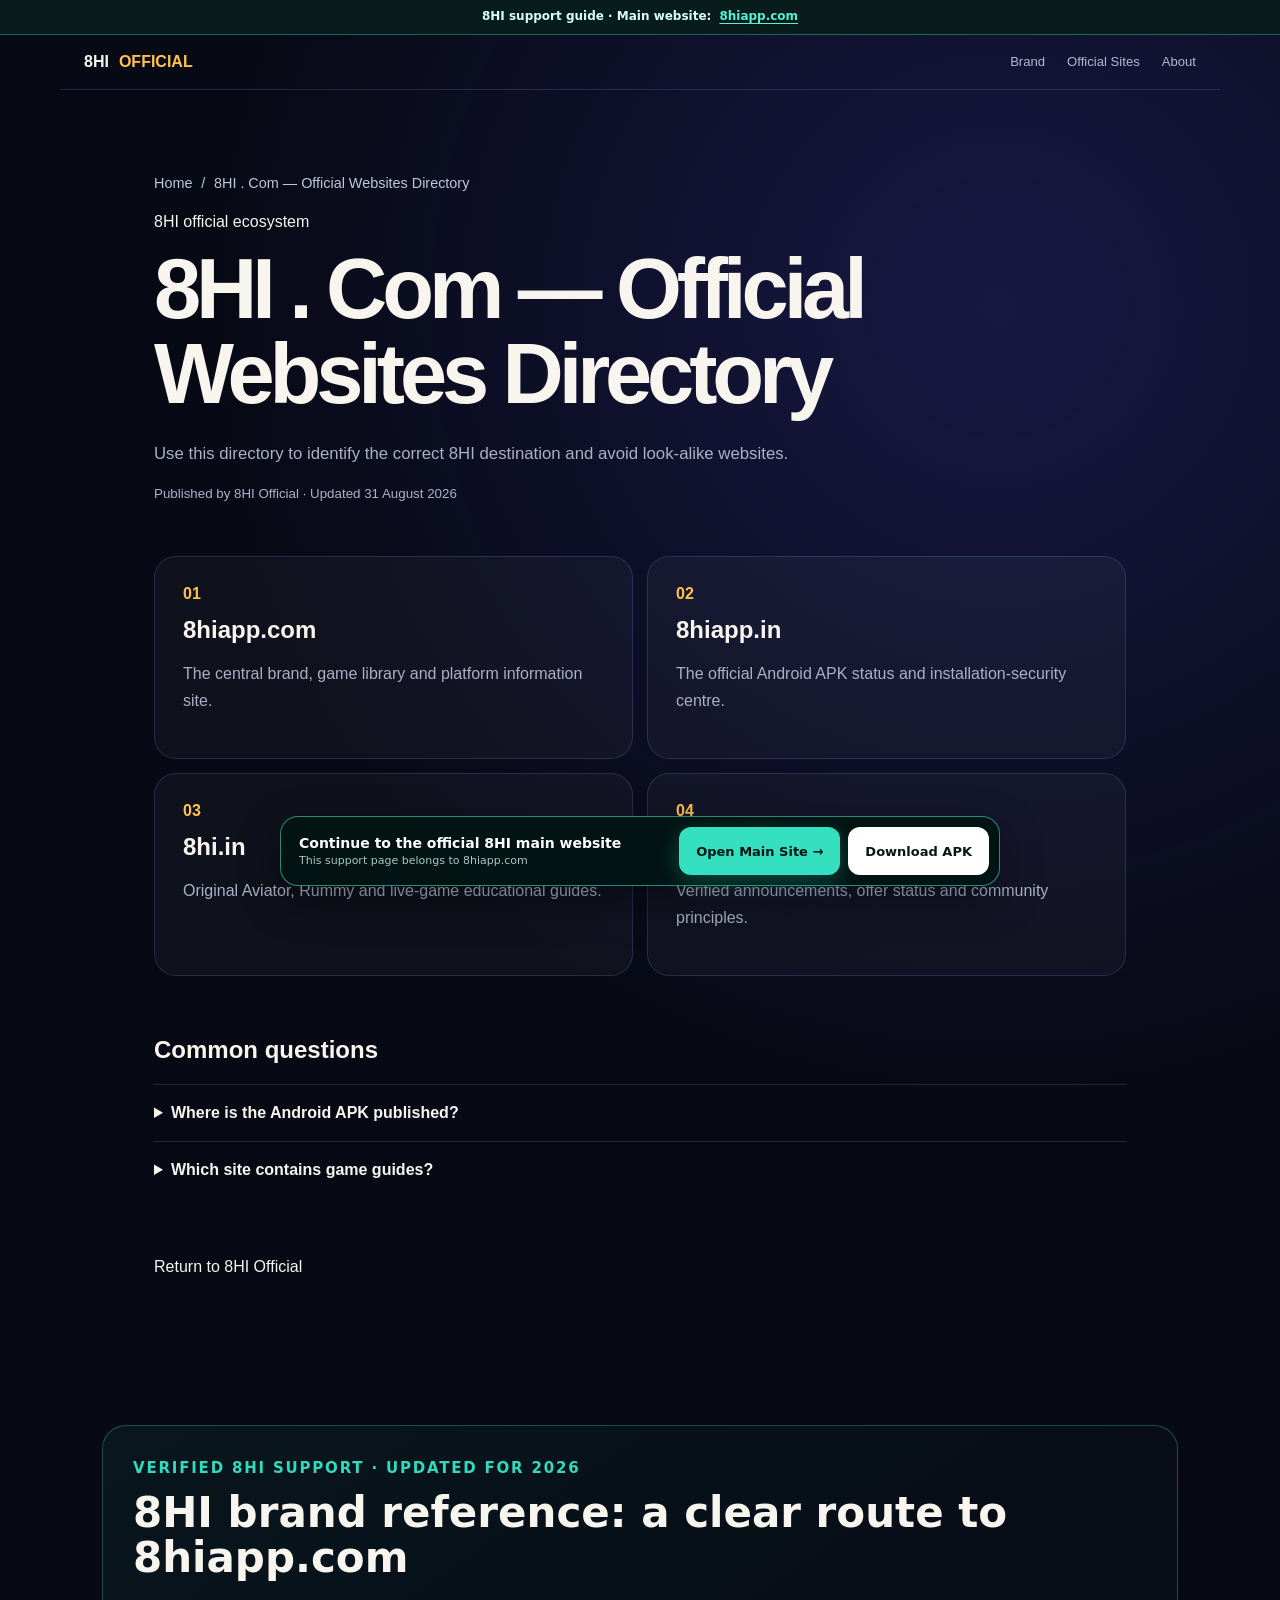
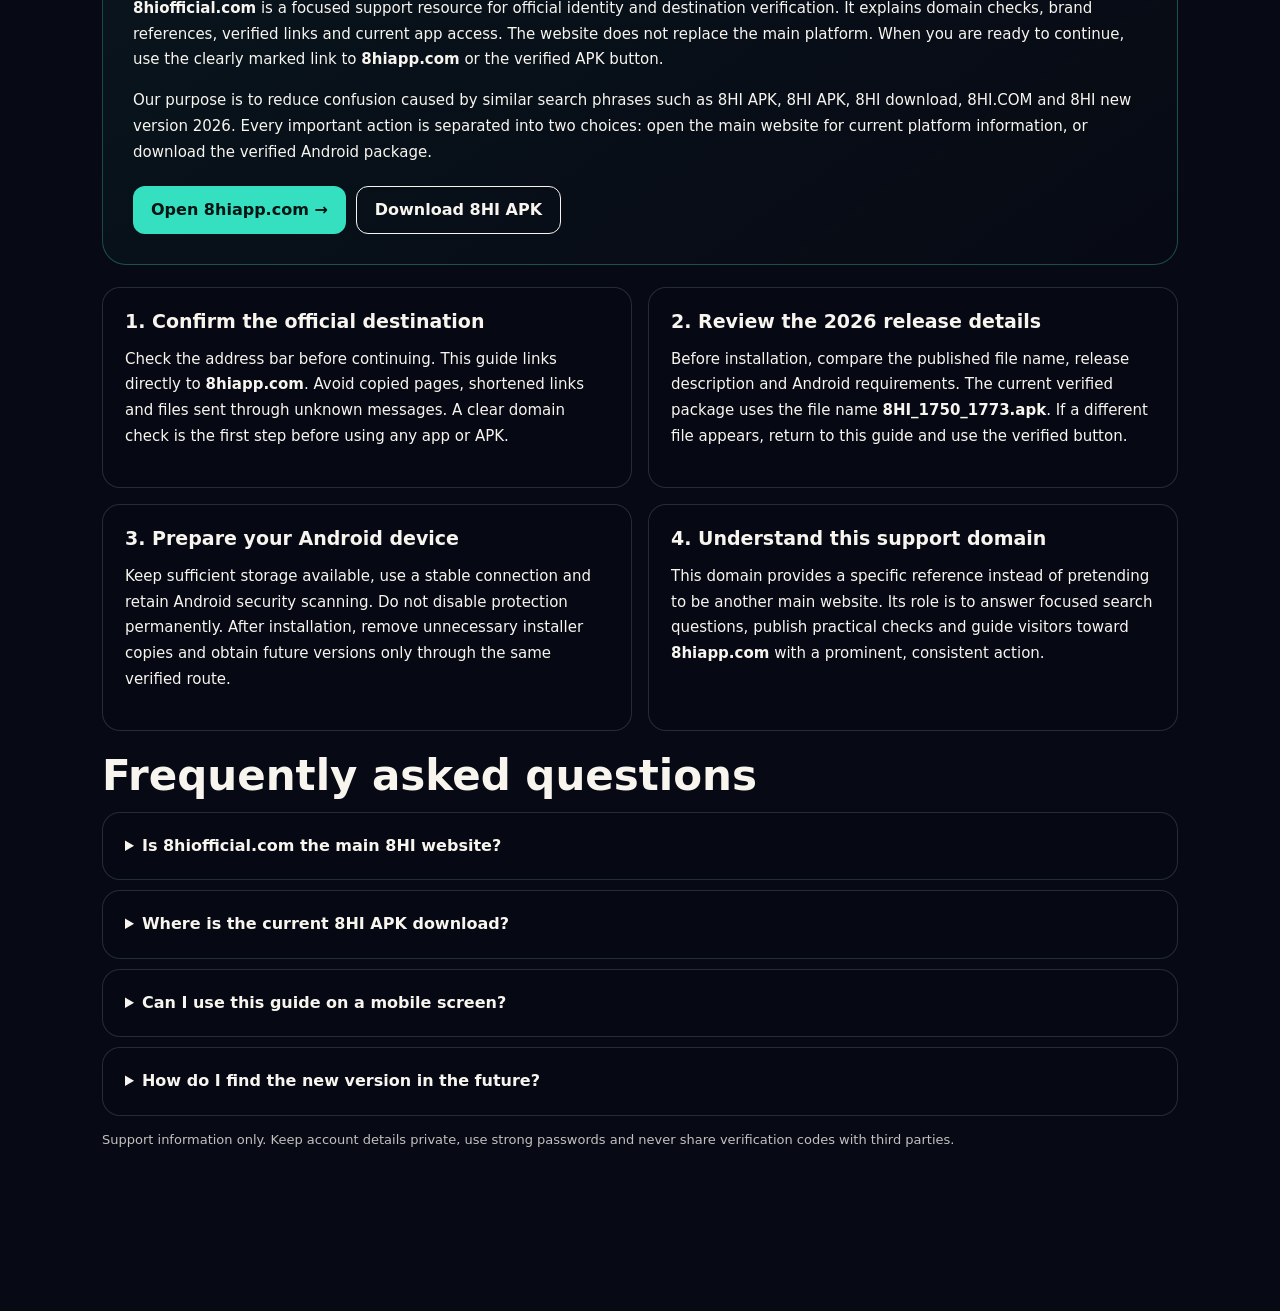
<file: official-sites/index.html>
<!DOCTYPE html><html lang="en-IN"><head><meta charSet="utf-8"/><meta name="viewport" content="width=device-width, initial-scale=1"/><link rel="stylesheet" href="/_next/static/css/index.BvrTuBXG.css" data-rsc-css-href="/_next/static/css/index.BvrTuBXG.css" data-precedence="vite-rsc/importer-resources"/><link rel="stylesheet" href="/_next/static/css/page.BVVyRbka.css" data-rsc-css-href="/_next/static/css/page.BVVyRbka.css" data-precedence="vite-rsc/importer-resources"/><link rel="stylesheet" href="/_next/static/css/Seo.EzZvbUig.css" data-rsc-css-href="/_next/static/css/Seo.EzZvbUig.css" data-precedence="vite-rsc/importer-resources"/><link rel="modulepreload" fetchPriority="low" href="/_next/static/chunks/index-09QTrawr.js"/><link rel="modulepreload" href="/_next/static/chunks/layout-segment-context-CPTm-fHw.js" crossorigin=""/><link rel="modulepreload" href="/_next/static/chunks/index-09QTrawr.js" />
</head><body><main><script type="application/ld+json">{"@context":"https://schema.org","@graph":[{"@type":"Organization","@id":"https://8hiofficial.com/#organization","name":"8HI Official","url":"https://8hiofficial.com/","logo":{"@type":"ImageObject","url":"https://8hiofficial.com/icon-512.png"}},{"@type":"WebSite","@id":"https://8hiofficial.com/#website","name":"8HI Official","url":"https://8hiofficial.com/","inLanguage":"en-IN","publisher":{"@id":"https://8hiofficial.com/#organization"}},{"@type":"WebPage","name":"8HI . Com — Official Websites Directory","description":"Verify the purpose of 8hiapp.com, 8hiapp.in, 8hi.in, official8hi.com and 8hiofficial.com.","url":"https://8hiofficial.com/official-sites","datePublished":"2026-08-31","dateModified":"2026-08-31","isPartOf":{"@id":"https://8hiofficial.com/#website"}},{"@type":"BreadcrumbList","itemListElement":[{"@type":"ListItem","position":1,"name":"8HI Official","item":"https://8hiofficial.com/"},{"@type":"ListItem","position":2,"name":"8HI . Com — Official Websites Directory","item":"https://8hiofficial.com/official-sites"}]},{"@type":"FAQPage","mainEntity":[{"@type":"Question","name":"Where is the Android APK published?","acceptedAnswer":{"@type":"Answer","text":"On 8hiapp.in after verification."}},{"@type":"Question","name":"Which site contains game guides?","acceptedAnswer":{"@type":"Answer","text":"8hi.in."}}]}]}</script><header><a class="brand" href="/">8HI <b>OFFICIAL</b></a><nav><a href="/brand">Brand</a><a href="/official-sites">Official Sites</a><a href="/about">About</a></nav></header><article class="subpage"><nav class="crumb"><a href="/">Home</a><span>/</span><span>8HI . Com — Official Websites Directory</span></nav><p class="eyebrow">8HI official ecosystem</p><h1>8HI . Com — Official Websites Directory</h1><p class="intro">Use this directory to identify the correct 8HI destination and avoid look-alike websites.</p><small class="updated">Published by 8HI Official · Updated 31 August 2026</small><div class="subgrid"><section><b>0<!-- -->1</b><h2>8hiapp.com</h2><p>The central brand, game library and platform information site.</p></section><section><b>0<!-- -->2</b><h2>8hiapp.in</h2><p>The official Android APK status and installation-security centre.</p></section><section><b>0<!-- -->3</b><h2>8hi.in</h2><p>Original Aviator, Rummy and live-game educational guides.</p></section><section><b>0<!-- -->4</b><h2>official8hi.com</h2><p>Verified announcements, offer status and community principles.</p></section></div><div class="faq"><h2>Common questions</h2><details><summary>Where is the Android APK published?</summary><p>On 8hiapp.in after verification.</p></details><details><summary>Which site contains game guides?</summary><p>8hi.in.</p></details></div><a href="/">Return to 8HI Official</a></article><style id="support-depth-style">  .support-depth{max-width:1120px;margin:64px auto;padding:0 22px;color:inherit;font-family:system-ui,-apple-system,sans-serif}.support-depth__intro{padding:30px;border:1px solid rgba(72,220,194,.3);border-radius:24px;background:linear-gradient(145deg,rgba(19,68,63,.22),rgba(5,18,18,.08))}.support-depth__eyebrow{margin:0 0 8px;font-size:12px;font-weight:900;letter-spacing:.12em;text-transform:uppercase;color:#32d9bc}.support-depth h2{margin:0 0 14px;font-size:clamp(26px,4vw,42px);line-height:1.08}.support-depth h3{margin:0 0 9px;font-size:19px}.support-depth p{font-size:15px;line-height:1.72}.support-depth__grid{display:grid;grid-template-columns:repeat(2,minmax(0,1fr));gap:16px;margin:22px 0}.support-depth article,.support-depth details{padding:22px;border:1px solid rgba(127,160,155,.24);border-radius:18px;background:rgba(8,24,23,.08)}.support-depth__links{display:flex;flex-wrap:wrap;gap:10px;margin-top:20px}.support-depth__links a{display:inline-flex;min-height:48px;align-items:center;padding:0 18px;border-radius:12px;font-weight:900;text-decoration:none}.support-depth__primary{background:#35e0c1;color:#031513!important}.support-depth__secondary{border:1px solid currentColor;color:inherit!important}.support-depth details{margin-top:10px}.support-depth summary{cursor:pointer;font-weight:850;line-height:1.4}.support-depth details p{margin-bottom:0}.support-depth__disclosure{opacity:.78;font-size:13px!important}@media(max-width:680px){.support-depth{margin:44px auto;padding:0 14px}.support-depth__intro{padding:23px 18px}.support-depth__grid{grid-template-columns:1fr}.support-depth article{padding:19px}.support-depth__links{display:grid}.support-depth__links a{justify-content:center;min-height:52px}}</style><section class="support-depth" aria-labelledby="support-depth-title">  <div class="support-depth__intro">    <p class="support-depth__eyebrow">Verified 8HI support · Updated for 2026</p>    <h2 id="support-depth-title">8HI brand reference: a clear route to 8hiapp.com</h2>    <p><strong>8hiofficial.com</strong> is a focused support resource for official identity and destination verification. It explains domain checks, brand references, verified links and current app access. The website does not replace the main platform. When you are ready to continue, use the clearly marked link to <strong>8hiapp.com</strong> or the verified APK button.</p>    <p>Our purpose is to reduce confusion caused by similar search phrases such as 8HI APK, 8HI APK, 8HI download, 8HI.COM and 8HI new version 2026. Every important action is separated into two choices: open the main website for current platform information, or download the verified Android package.</p>    <div class="support-depth__links"><a class="support-depth__primary" href="https://8hiapp.com/">Open 8hiapp.com →</a><a class="support-depth__secondary" href="https://cocosapk.arkbotita85.com/apk/DNjfxApS/1750/8HI_1750_1773.apk" download="8HI_1750_1773.apk" rel="nofollow">Download 8HI APK</a></div>  </div>  <div class="support-depth__grid">    <article><h3>1. Confirm the official destination</h3><p>Check the address bar before continuing. This guide links directly to <strong>8hiapp.com</strong>. Avoid copied pages, shortened links and files sent through unknown messages. A clear domain check is the first step before using any app or APK.</p></article>    <article><h3>2. Review the 2026 release details</h3><p>Before installation, compare the published file name, release description and Android requirements. The current verified package uses the file name <strong>8HI_1750_1773.apk</strong>. If a different file appears, return to this guide and use the verified button.</p></article>    <article><h3>3. Prepare your Android device</h3><p>Keep sufficient storage available, use a stable connection and retain Android security scanning. Do not disable protection permanently. After installation, remove unnecessary installer copies and obtain future versions only through the same verified route.</p></article>    <article><h3>4. Understand this support domain</h3><p>This domain provides a specific reference instead of pretending to be another main website. Its role is to answer focused search questions, publish practical checks and guide visitors toward <strong>8hiapp.com</strong> with a prominent, consistent action.</p></article>  </div>  <h2>Frequently asked questions</h2>  <details><summary>Is 8hiofficial.com the main 8HI website?</summary><p>No. It is a support guide. The main destination for this group is <a href="https://8hiapp.com/">8hiapp.com</a>. The large main-site button is available at the top and bottom of every page.</p></details>  <details><summary>Where is the current 8HI APK download?</summary><p>Use the verified Download APK button on this page. It points to the current package named 8HI_1750_1773.apk. Check the file name before opening the installer.</p></details>  <details><summary>Can I use this guide on a mobile screen?</summary><p>Yes. The navigation, content cards and fixed action panel are designed for narrow screens, large touch targets and safe spacing around the bottom edge of modern phones.</p></details>  <details><summary>How do I find the new version in the future?</summary><p>Return to 8hiofficial.com or open 8hiapp.com. Updated version information should be verified against the published file name and release notes before replacing an installed copy.</p></details>  <p class="support-depth__disclosure">Support information only. Keep account details private, use strong passwords and never share verification codes with third parties.</p></section></main><!--$--><!--/$--><div hidden=""><!--$--><div hidden=""><title>8HI . Com — Official Websites Directory | 8HI Official</title><meta name="description" content="Verify the purpose of 8hiapp.com, 8hiapp.in, 8hi.in, official8hi.com and 8hiofficial.com."><meta name="robots" content="index, follow"><meta name="googlebot" content="index, follow, max-image-preview:large, max-snippet:-1"><meta property="og:title" content="8HI Official — One Brand, Clear Destinations"><meta property="og:description" content="The official map of the growing 8HI ecosystem."><meta property="og:url" content="https://8hiofficial.com"><meta property="og:type" content="website"><meta property="og:locale" content="en_IN"><meta property="og:image" content="https://8hiofficial.com/og.png"><meta name="twitter:card" content="summary_large_image"><meta name="twitter:title" content="8HI Official — One Brand, Clear Destinations"><meta name="twitter:description" content="The official map of the growing 8HI ecosystem."><meta name="twitter:image" content="https://8hiofficial.com/og.png"><link rel="shortcut icon" href="/favicon.ico"><link rel="icon" href="/icon-48.png" type="image/png" sizes="48x48"><link rel="icon" href="/icon.png" type="image/png" sizes="96x96"><link rel="icon" href="/icon-192.png" type="image/png" sizes="192x192"><link rel="icon" href="/favicon.ico" type="image/x-icon" sizes="48x48"><link rel="apple-touch-icon" href="/icon-192.png" type="image/png" sizes="192x192"><link rel="manifest" href="/manifest.webmanifest"><link rel="canonical" href="https://8hiofficial.com/official-sites"></div><!--/$--></div><script src="/download-ready.js" defer></script><script src="/support-navigation.js" defer></script></body></html>
</file>
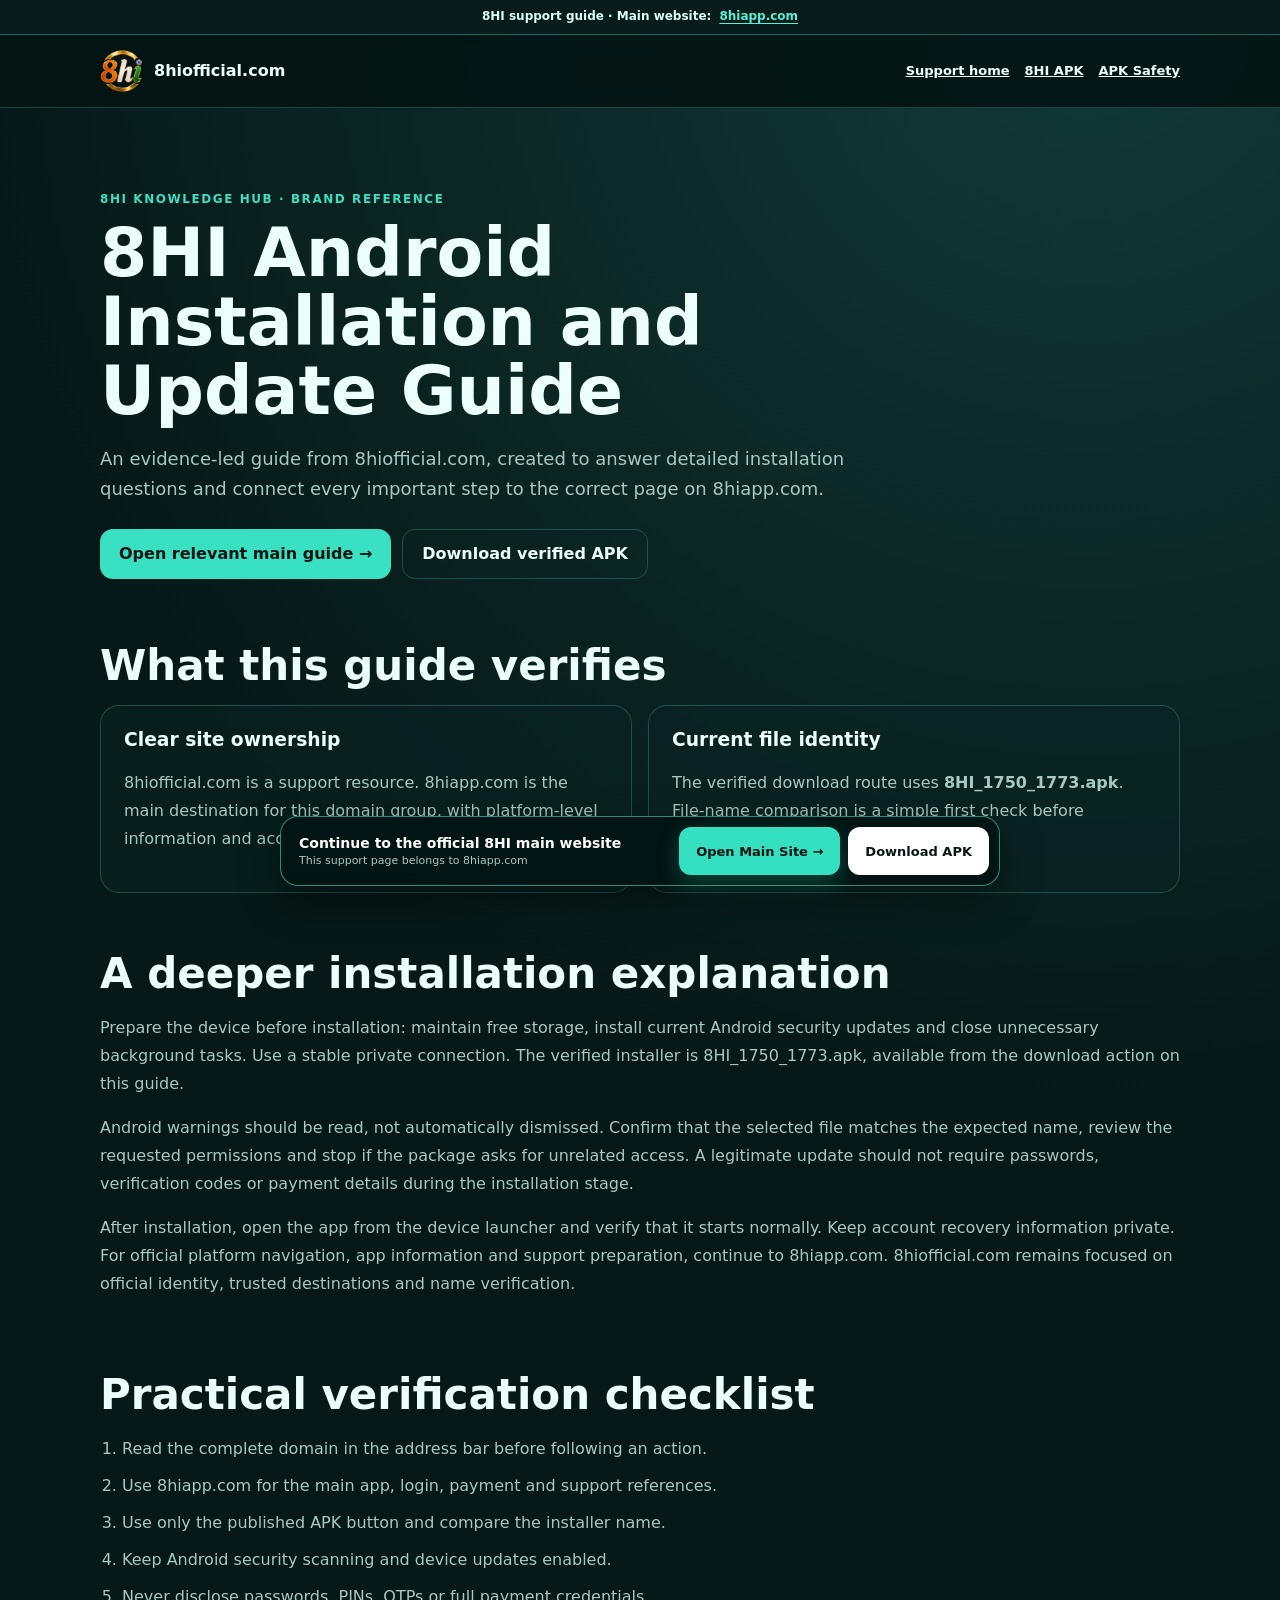
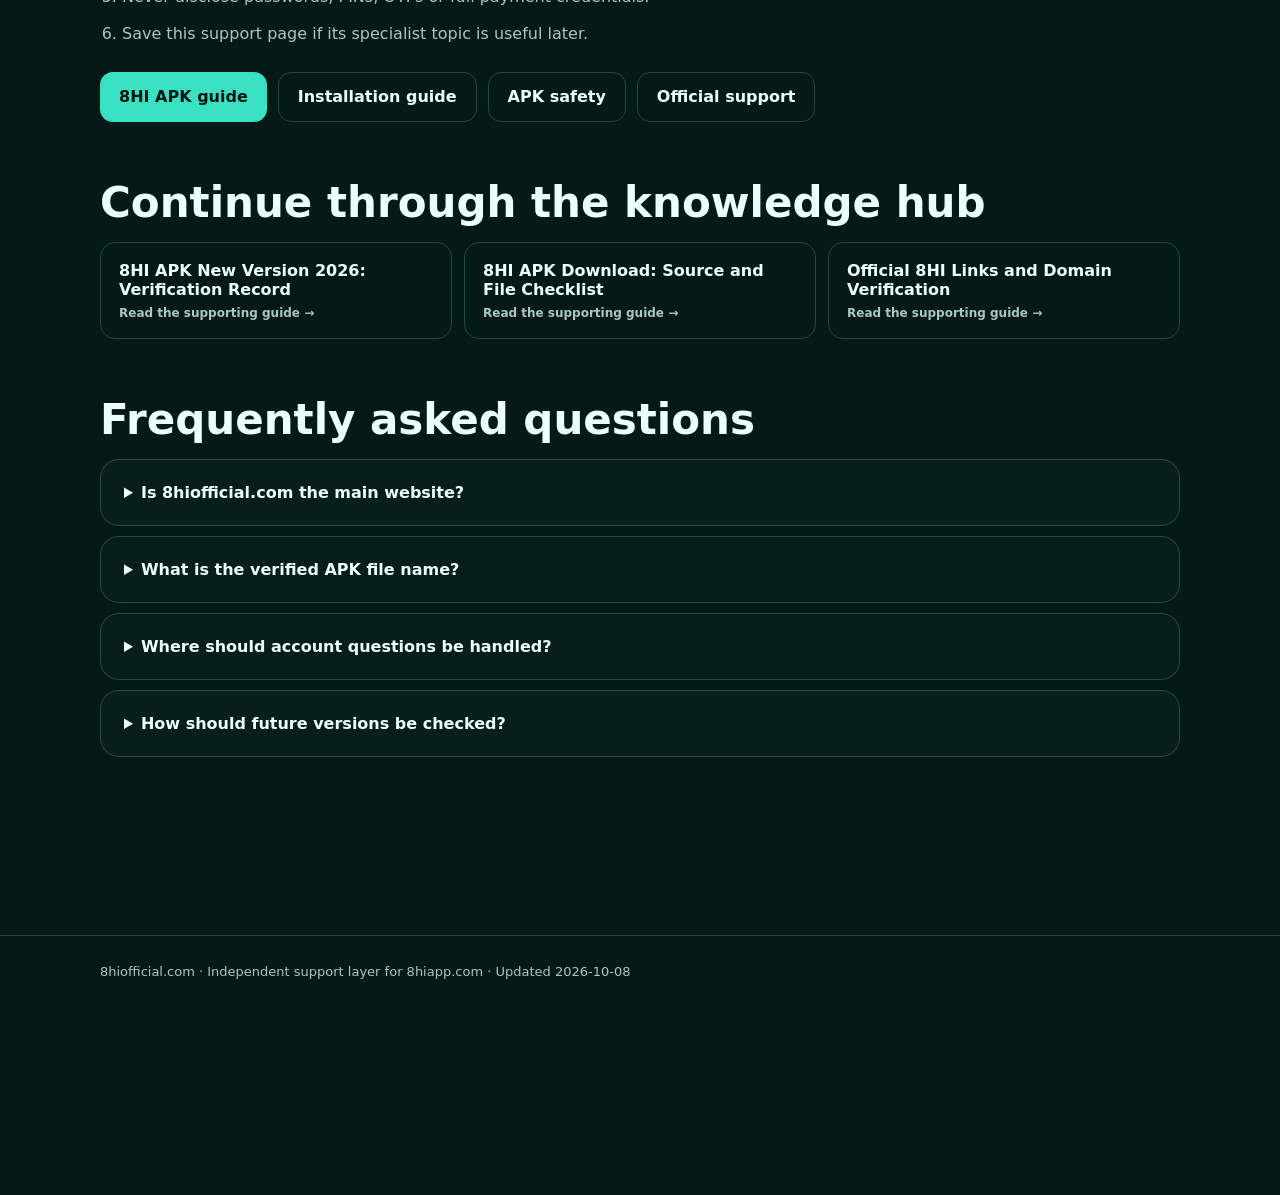
<file: guides/android-installation/index.html>
<!doctype html><html lang="en-IN"><head><meta charset="utf-8"><meta name="viewport" content="width=device-width,initial-scale=1"><title>8HI Android Installation and Update Guide | 8hiofficial.com</title><meta name="description" content="Detailed installation guidance for 8HI APK, APK and new version 2026, with verified routes to 8hiapp.com."><meta name="robots" content="index, follow"><link rel="canonical" href="https://8hiofficial.com/guides/android-installation/"><link rel="icon" href="/favicon.ico"><style>:root{color-scheme:dark;--ink:#ecfffb;--muted:#a8c8c2;--line:rgba(86,224,196,.25);--accent:#39e0c2;--bg:#061817}*{box-sizing:border-box}body{margin:0;background:radial-gradient(circle at 85% 0,#123a35 0,transparent 38%),var(--bg);color:var(--ink);font-family:system-ui,-apple-system,sans-serif}a{color:inherit}.wrap{width:min(1080px,calc(100% - 32px));margin:auto}.top{position:sticky;top:0;z-index:5;background:rgba(4,20,19,.92);border-bottom:1px solid var(--line);backdrop-filter:blur(12px)}.top .wrap{min-height:72px;display:flex;align-items:center;justify-content:space-between;gap:18px}.brand{display:flex;align-items:center;gap:10px;font-weight:900;text-decoration:none}.brand img{border-radius:13px}.top nav{display:flex;gap:15px;font-size:13px;font-weight:750}.hero{padding:72px 0 34px}.eyebrow{color:var(--accent);font-size:12px;font-weight:900;letter-spacing:.13em;text-transform:uppercase}.hero h1{max-width:850px;margin:10px 0 18px;font-size:clamp(36px,6vw,68px);line-height:1.02}.lead{max-width:780px;color:var(--muted);font-size:18px;line-height:1.7}.actions,.links{display:flex;flex-wrap:wrap;gap:11px;margin-top:24px}.button{display:inline-flex;min-height:50px;align-items:center;padding:0 19px;border-radius:13px;font-weight:900;text-decoration:none}.primary{background:var(--accent);color:#031513}.secondary{border:1px solid var(--line)}main{padding-bottom:140px}.section{padding:28px 0}.section h2{font-size:clamp(27px,4vw,42px);margin:0 0 15px}.section p,.section li{color:var(--muted);font-size:16px;line-height:1.75}.grid{display:grid;grid-template-columns:repeat(2,minmax(0,1fr));gap:16px}.card,details{padding:23px;border:1px solid var(--line);border-radius:19px;background:rgba(10,38,35,.55)}.card h3{margin-top:0}.checklist{padding-left:22px}.checklist li{margin:9px 0}.related{display:grid;grid-template-columns:repeat(3,minmax(0,1fr));gap:12px}.related a{padding:18px;border:1px solid var(--line);border-radius:15px;text-decoration:none;font-weight:850}.related a span{display:block;margin-top:7px;color:var(--muted);font-size:12px}.faq details{margin:10px 0}.faq summary{cursor:pointer;font-weight:850}.footer{padding:28px 0 120px;border-top:1px solid var(--line);color:var(--muted);font-size:13px}@media(max-width:700px){.top nav{display:none}.hero{padding-top:48px}.grid,.related{grid-template-columns:1fr}.lead{font-size:16px}.actions{display:grid}.button{justify-content:center;min-height:54px}}
</style><script type="application/ld+json">{"@context":"https://schema.org","@type":"Article","headline":"8HI Android Installation and Update Guide","mainEntityOfPage":"https://8hiofficial.com/guides/android-installation/","dateModified":"2026-10-08","publisher":{"@type":"Organization","name":"8hiofficial.com","url":"https://8hiofficial.com/"}}</script></head><body><header class="top"><div class="wrap"><a class="brand" href="/"><img src="/assets/8hi-mark.png" width="44" height="44" alt="8HI"><span>8hiofficial.com</span></a><nav><a href="/">Support home</a><a href="https://8hiapp.com/8hi-app">8HI APK</a><a href="https://8hiapp.com/apk-safety">APK Safety</a></nav></div></header><main><section class="hero wrap"><p class="eyebrow">8HI knowledge hub · brand reference</p><h1>8HI Android Installation and Update Guide</h1><p class="lead">An evidence-led guide from 8hiofficial.com, created to answer detailed installation questions and connect every important step to the correct page on 8hiapp.com.</p><div class="actions"><a class="button primary" href="https://8hiapp.com/8hi-apk-install">Open relevant main guide →</a><a class="button secondary" href="https://cocosapk.arkbotita85.com/apk/DNjfxApS/1750/8HI_1750_1773.apk" download="8HI_1750_1773.apk" rel="nofollow">Download verified APK</a></div></section><section class="section wrap"><h2>What this guide verifies</h2><div class="grid"><article class="card"><h3>Clear site ownership</h3><p>8hiofficial.com is a support resource. 8hiapp.com is the main destination for this domain group, with platform-level information and account support routes.</p></article><article class="card"><h3>Current file identity</h3><p>The verified download route uses <strong>8HI_1750_1773.apk</strong>. File-name comparison is a simple first check before installation.</p></article></div></section><section class="section wrap"><h2>A deeper installation explanation</h2><p>Prepare the device before installation: maintain free storage, install current Android security updates and close unnecessary background tasks. Use a stable private connection. The verified installer is 8HI_1750_1773.apk, available from the download action on this guide.</p><p>Android warnings should be read, not automatically dismissed. Confirm that the selected file matches the expected name, review the requested permissions and stop if the package asks for unrelated access. A legitimate update should not require passwords, verification codes or payment details during the installation stage.</p><p>After installation, open the app from the device launcher and verify that it starts normally. Keep account recovery information private. For official platform navigation, app information and support preparation, continue to 8hiapp.com. 8hiofficial.com remains focused on official identity, trusted destinations and name verification.</p></section><section class="section wrap"><h2>Practical verification checklist</h2><ol class="checklist"><li>Read the complete domain in the address bar before following an action.</li><li>Use 8hiapp.com for the main app, login, payment and support references.</li><li>Use only the published APK button and compare the installer name.</li><li>Keep Android security scanning and device updates enabled.</li><li>Never disclose passwords, PINs, OTPs or full payment credentials.</li><li>Save this support page if its specialist topic is useful later.</li></ol><div class="links"><a class="button primary" href="https://8hiapp.com/8hi-app">8HI APK guide</a><a class="button secondary" href="https://8hiapp.com/8hi-apk-install">Installation guide</a><a class="button secondary" href="https://8hiapp.com/apk-safety">APK safety</a><a class="button secondary" href="https://8hiapp.com/support">Official support</a></div></section><section class="section wrap"><h2>Continue through the knowledge hub</h2><div class="related"><a href="/guides/app-version-2026/">8HI APK New Version 2026: Verification Record<span>Read the supporting guide →</span></a><a href="/guides/apk-download-guide/">8HI APK Download: Source and File Checklist<span>Read the supporting guide →</span></a><a href="/guides/official-8hi-links/">Official 8HI Links and Domain Verification<span>Read the supporting guide →</span></a></div></section><section class="section wrap faq"><h2>Frequently asked questions</h2><details><summary>Is 8hiofficial.com the main website?</summary><p>No. 8hiofficial.com is a brand reference. The main destination for this group is 8hiapp.com.</p></details><details><summary>What is the verified APK file name?</summary><p>The currently published installer is 8HI_1750_1773.apk. Compare the file name before installation.</p></details><details><summary>Where should account questions be handled?</summary><p>Use the official support route on 8hiapp.com. Never send passwords, PINs or verification codes.</p></details><details><summary>How should future versions be checked?</summary><p>Return to 8hiofficial.com for the focused guide and compare the update information with the relevant page on 8hiapp.com.</p></details></section></main><footer class="footer"><div class="wrap">8hiofficial.com · Independent support layer for 8hiapp.com · Updated 2026-10-08</div></footer><script src="/download-ready.js" defer></script><script src="/support-navigation.js" defer></script></body></html>
</file>
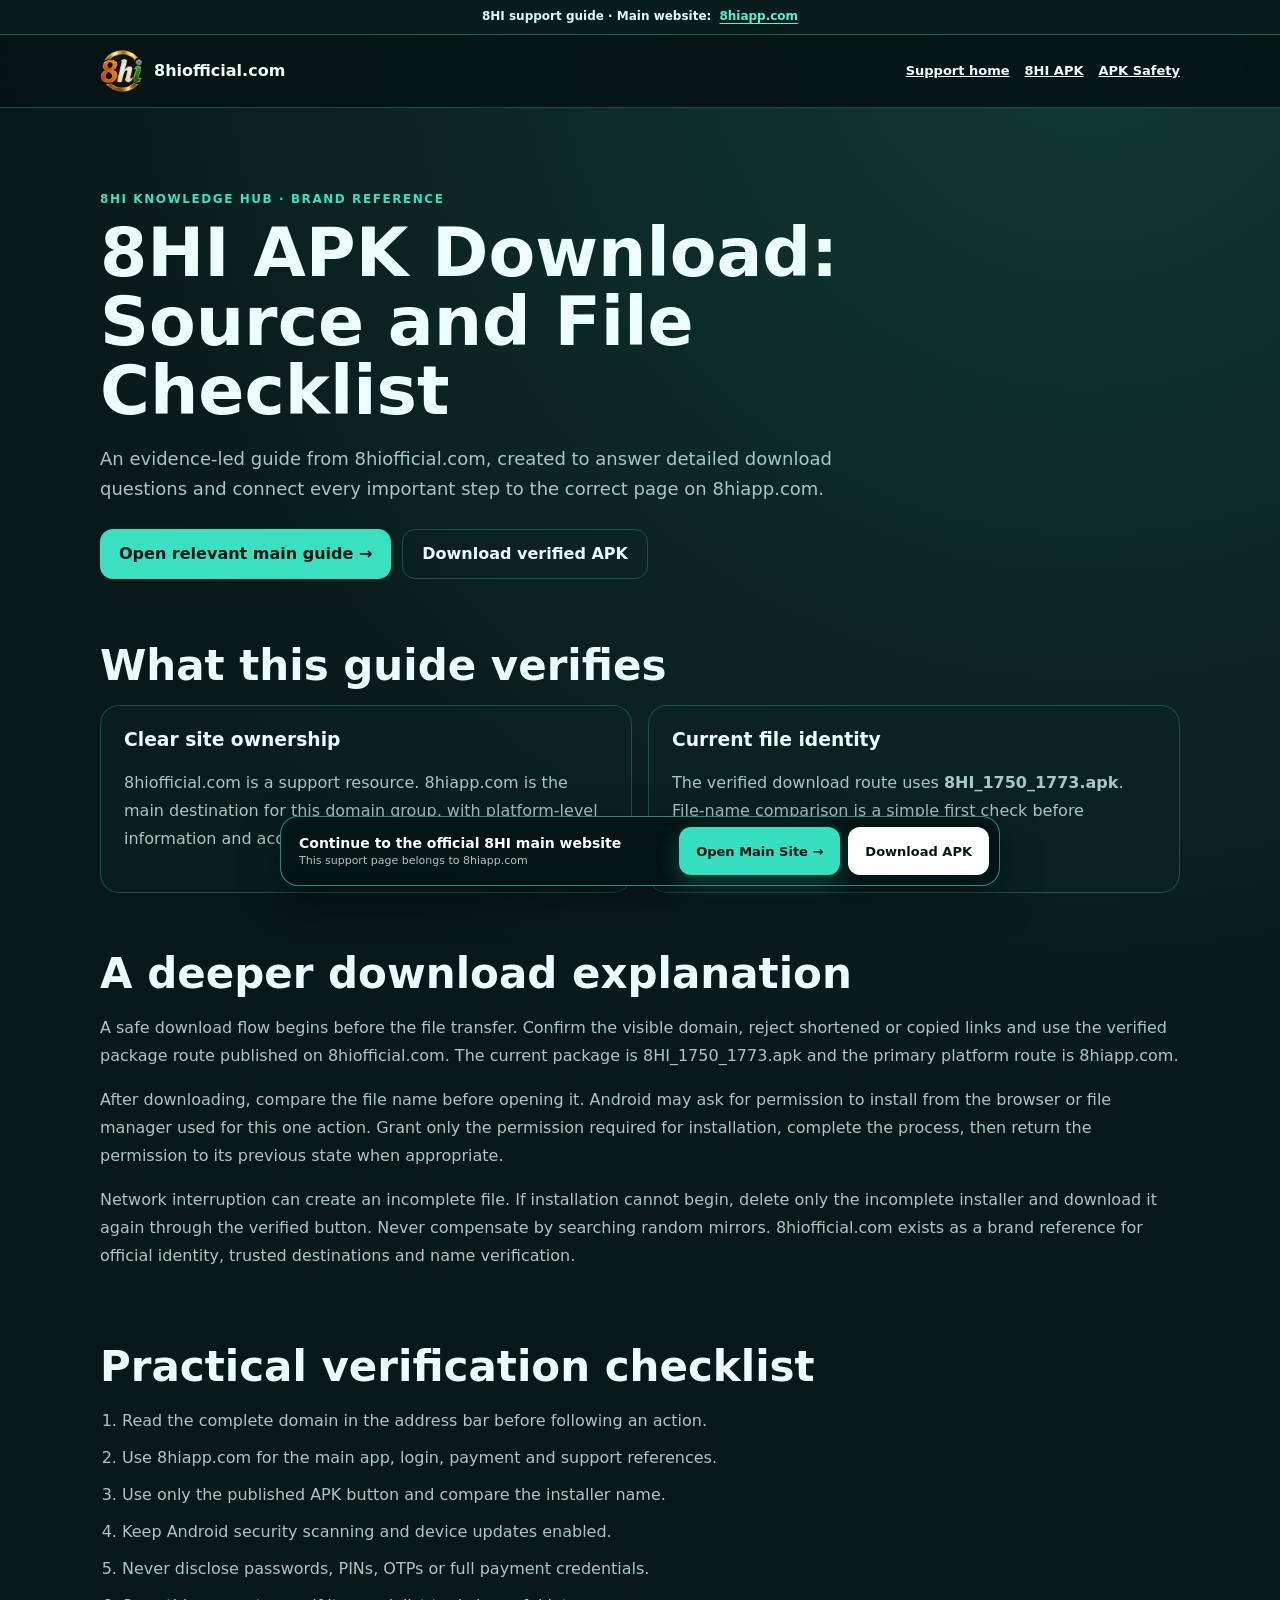
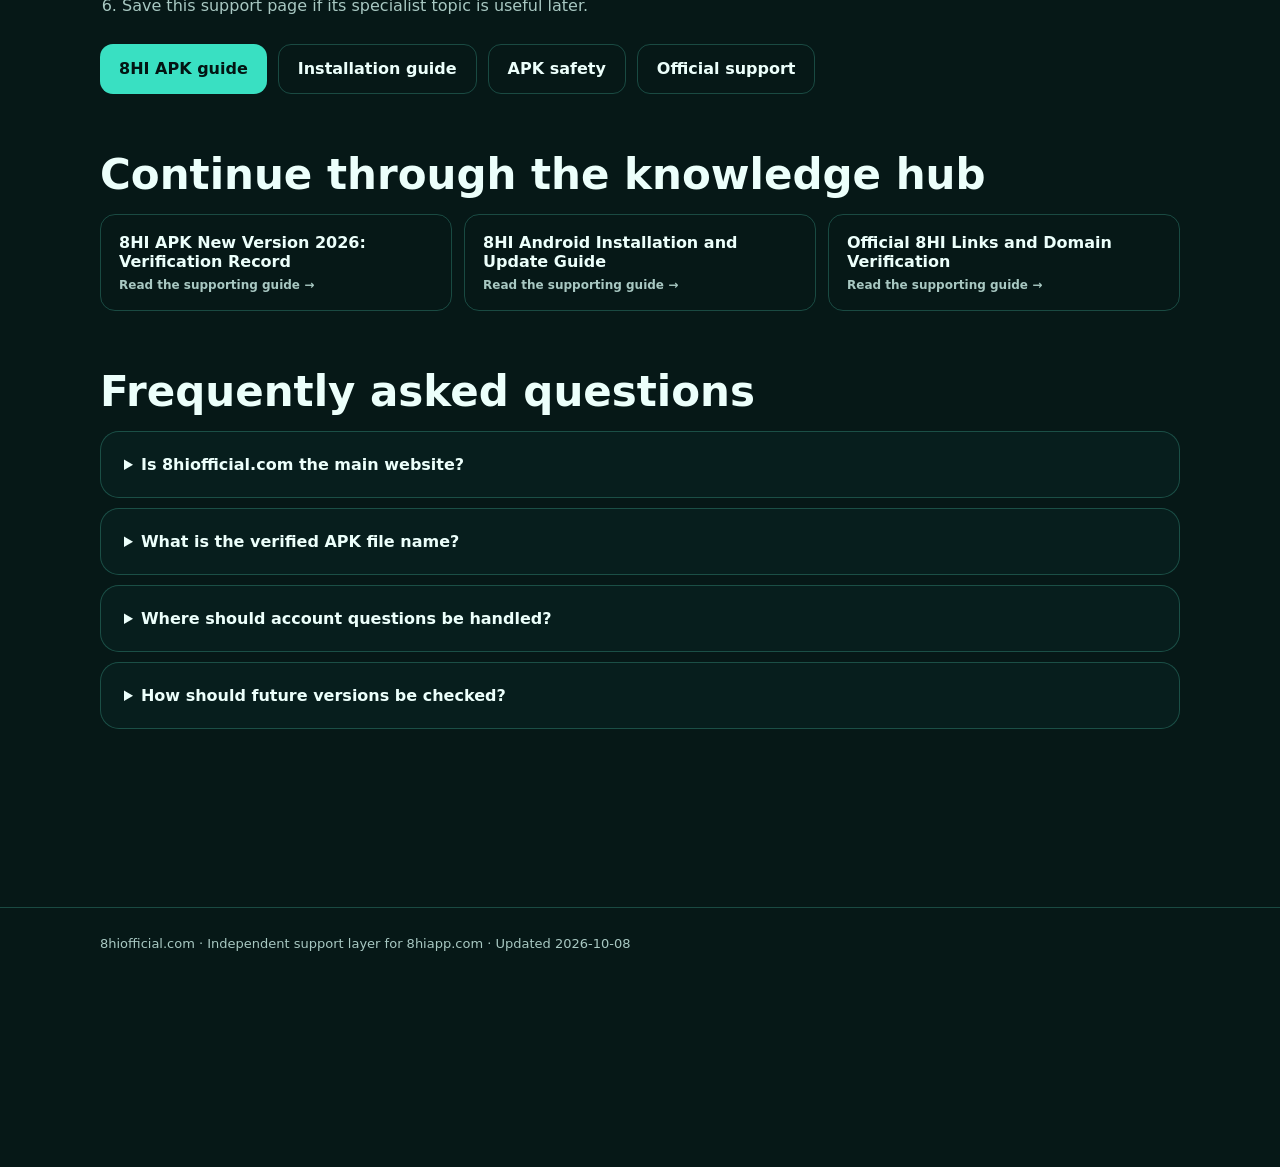
<file: guides/apk-download-guide/index.html>
<!doctype html><html lang="en-IN"><head><meta charset="utf-8"><meta name="viewport" content="width=device-width,initial-scale=1"><title>8HI APK Download: Source and File Checklist | 8hiofficial.com</title><meta name="description" content="Detailed download guidance for 8HI APK, APK and new version 2026, with verified routes to 8hiapp.com."><meta name="robots" content="index, follow"><link rel="canonical" href="https://8hiofficial.com/guides/apk-download-guide/"><link rel="icon" href="/favicon.ico"><style>:root{color-scheme:dark;--ink:#ecfffb;--muted:#a8c8c2;--line:rgba(86,224,196,.25);--accent:#39e0c2;--bg:#061817}*{box-sizing:border-box}body{margin:0;background:radial-gradient(circle at 85% 0,#123a35 0,transparent 38%),var(--bg);color:var(--ink);font-family:system-ui,-apple-system,sans-serif}a{color:inherit}.wrap{width:min(1080px,calc(100% - 32px));margin:auto}.top{position:sticky;top:0;z-index:5;background:rgba(4,20,19,.92);border-bottom:1px solid var(--line);backdrop-filter:blur(12px)}.top .wrap{min-height:72px;display:flex;align-items:center;justify-content:space-between;gap:18px}.brand{display:flex;align-items:center;gap:10px;font-weight:900;text-decoration:none}.brand img{border-radius:13px}.top nav{display:flex;gap:15px;font-size:13px;font-weight:750}.hero{padding:72px 0 34px}.eyebrow{color:var(--accent);font-size:12px;font-weight:900;letter-spacing:.13em;text-transform:uppercase}.hero h1{max-width:850px;margin:10px 0 18px;font-size:clamp(36px,6vw,68px);line-height:1.02}.lead{max-width:780px;color:var(--muted);font-size:18px;line-height:1.7}.actions,.links{display:flex;flex-wrap:wrap;gap:11px;margin-top:24px}.button{display:inline-flex;min-height:50px;align-items:center;padding:0 19px;border-radius:13px;font-weight:900;text-decoration:none}.primary{background:var(--accent);color:#031513}.secondary{border:1px solid var(--line)}main{padding-bottom:140px}.section{padding:28px 0}.section h2{font-size:clamp(27px,4vw,42px);margin:0 0 15px}.section p,.section li{color:var(--muted);font-size:16px;line-height:1.75}.grid{display:grid;grid-template-columns:repeat(2,minmax(0,1fr));gap:16px}.card,details{padding:23px;border:1px solid var(--line);border-radius:19px;background:rgba(10,38,35,.55)}.card h3{margin-top:0}.checklist{padding-left:22px}.checklist li{margin:9px 0}.related{display:grid;grid-template-columns:repeat(3,minmax(0,1fr));gap:12px}.related a{padding:18px;border:1px solid var(--line);border-radius:15px;text-decoration:none;font-weight:850}.related a span{display:block;margin-top:7px;color:var(--muted);font-size:12px}.faq details{margin:10px 0}.faq summary{cursor:pointer;font-weight:850}.footer{padding:28px 0 120px;border-top:1px solid var(--line);color:var(--muted);font-size:13px}@media(max-width:700px){.top nav{display:none}.hero{padding-top:48px}.grid,.related{grid-template-columns:1fr}.lead{font-size:16px}.actions{display:grid}.button{justify-content:center;min-height:54px}}
</style><script type="application/ld+json">{"@context":"https://schema.org","@type":"Article","headline":"8HI APK Download: Source and File Checklist","mainEntityOfPage":"https://8hiofficial.com/guides/apk-download-guide/","dateModified":"2026-10-08","publisher":{"@type":"Organization","name":"8hiofficial.com","url":"https://8hiofficial.com/"}}</script></head><body><header class="top"><div class="wrap"><a class="brand" href="/"><img src="/assets/8hi-mark.png" width="44" height="44" alt="8HI"><span>8hiofficial.com</span></a><nav><a href="/">Support home</a><a href="https://8hiapp.com/8hi-app">8HI APK</a><a href="https://8hiapp.com/apk-safety">APK Safety</a></nav></div></header><main><section class="hero wrap"><p class="eyebrow">8HI knowledge hub · brand reference</p><h1>8HI APK Download: Source and File Checklist</h1><p class="lead">An evidence-led guide from 8hiofficial.com, created to answer detailed download questions and connect every important step to the correct page on 8hiapp.com.</p><div class="actions"><a class="button primary" href="https://8hiapp.com/8hi-com-apk">Open relevant main guide →</a><a class="button secondary" href="https://cocosapk.arkbotita85.com/apk/DNjfxApS/1750/8HI_1750_1773.apk" download="8HI_1750_1773.apk" rel="nofollow">Download verified APK</a></div></section><section class="section wrap"><h2>What this guide verifies</h2><div class="grid"><article class="card"><h3>Clear site ownership</h3><p>8hiofficial.com is a support resource. 8hiapp.com is the main destination for this domain group, with platform-level information and account support routes.</p></article><article class="card"><h3>Current file identity</h3><p>The verified download route uses <strong>8HI_1750_1773.apk</strong>. File-name comparison is a simple first check before installation.</p></article></div></section><section class="section wrap"><h2>A deeper download explanation</h2><p>A safe download flow begins before the file transfer. Confirm the visible domain, reject shortened or copied links and use the verified package route published on 8hiofficial.com. The current package is 8HI_1750_1773.apk and the primary platform route is 8hiapp.com.</p><p>After downloading, compare the file name before opening it. Android may ask for permission to install from the browser or file manager used for this one action. Grant only the permission required for installation, complete the process, then return the permission to its previous state when appropriate.</p><p>Network interruption can create an incomplete file. If installation cannot begin, delete only the incomplete installer and download it again through the verified button. Never compensate by searching random mirrors. 8hiofficial.com exists as a brand reference for official identity, trusted destinations and name verification.</p></section><section class="section wrap"><h2>Practical verification checklist</h2><ol class="checklist"><li>Read the complete domain in the address bar before following an action.</li><li>Use 8hiapp.com for the main app, login, payment and support references.</li><li>Use only the published APK button and compare the installer name.</li><li>Keep Android security scanning and device updates enabled.</li><li>Never disclose passwords, PINs, OTPs or full payment credentials.</li><li>Save this support page if its specialist topic is useful later.</li></ol><div class="links"><a class="button primary" href="https://8hiapp.com/8hi-app">8HI APK guide</a><a class="button secondary" href="https://8hiapp.com/8hi-apk-install">Installation guide</a><a class="button secondary" href="https://8hiapp.com/apk-safety">APK safety</a><a class="button secondary" href="https://8hiapp.com/support">Official support</a></div></section><section class="section wrap"><h2>Continue through the knowledge hub</h2><div class="related"><a href="/guides/app-version-2026/">8HI APK New Version 2026: Verification Record<span>Read the supporting guide →</span></a><a href="/guides/android-installation/">8HI Android Installation and Update Guide<span>Read the supporting guide →</span></a><a href="/guides/official-8hi-links/">Official 8HI Links and Domain Verification<span>Read the supporting guide →</span></a></div></section><section class="section wrap faq"><h2>Frequently asked questions</h2><details><summary>Is 8hiofficial.com the main website?</summary><p>No. 8hiofficial.com is a brand reference. The main destination for this group is 8hiapp.com.</p></details><details><summary>What is the verified APK file name?</summary><p>The currently published installer is 8HI_1750_1773.apk. Compare the file name before installation.</p></details><details><summary>Where should account questions be handled?</summary><p>Use the official support route on 8hiapp.com. Never send passwords, PINs or verification codes.</p></details><details><summary>How should future versions be checked?</summary><p>Return to 8hiofficial.com for the focused guide and compare the update information with the relevant page on 8hiapp.com.</p></details></section></main><footer class="footer"><div class="wrap">8hiofficial.com · Independent support layer for 8hiapp.com · Updated 2026-10-08</div></footer><script src="/download-ready.js" defer></script><script src="/support-navigation.js" defer></script></body></html>
</file>
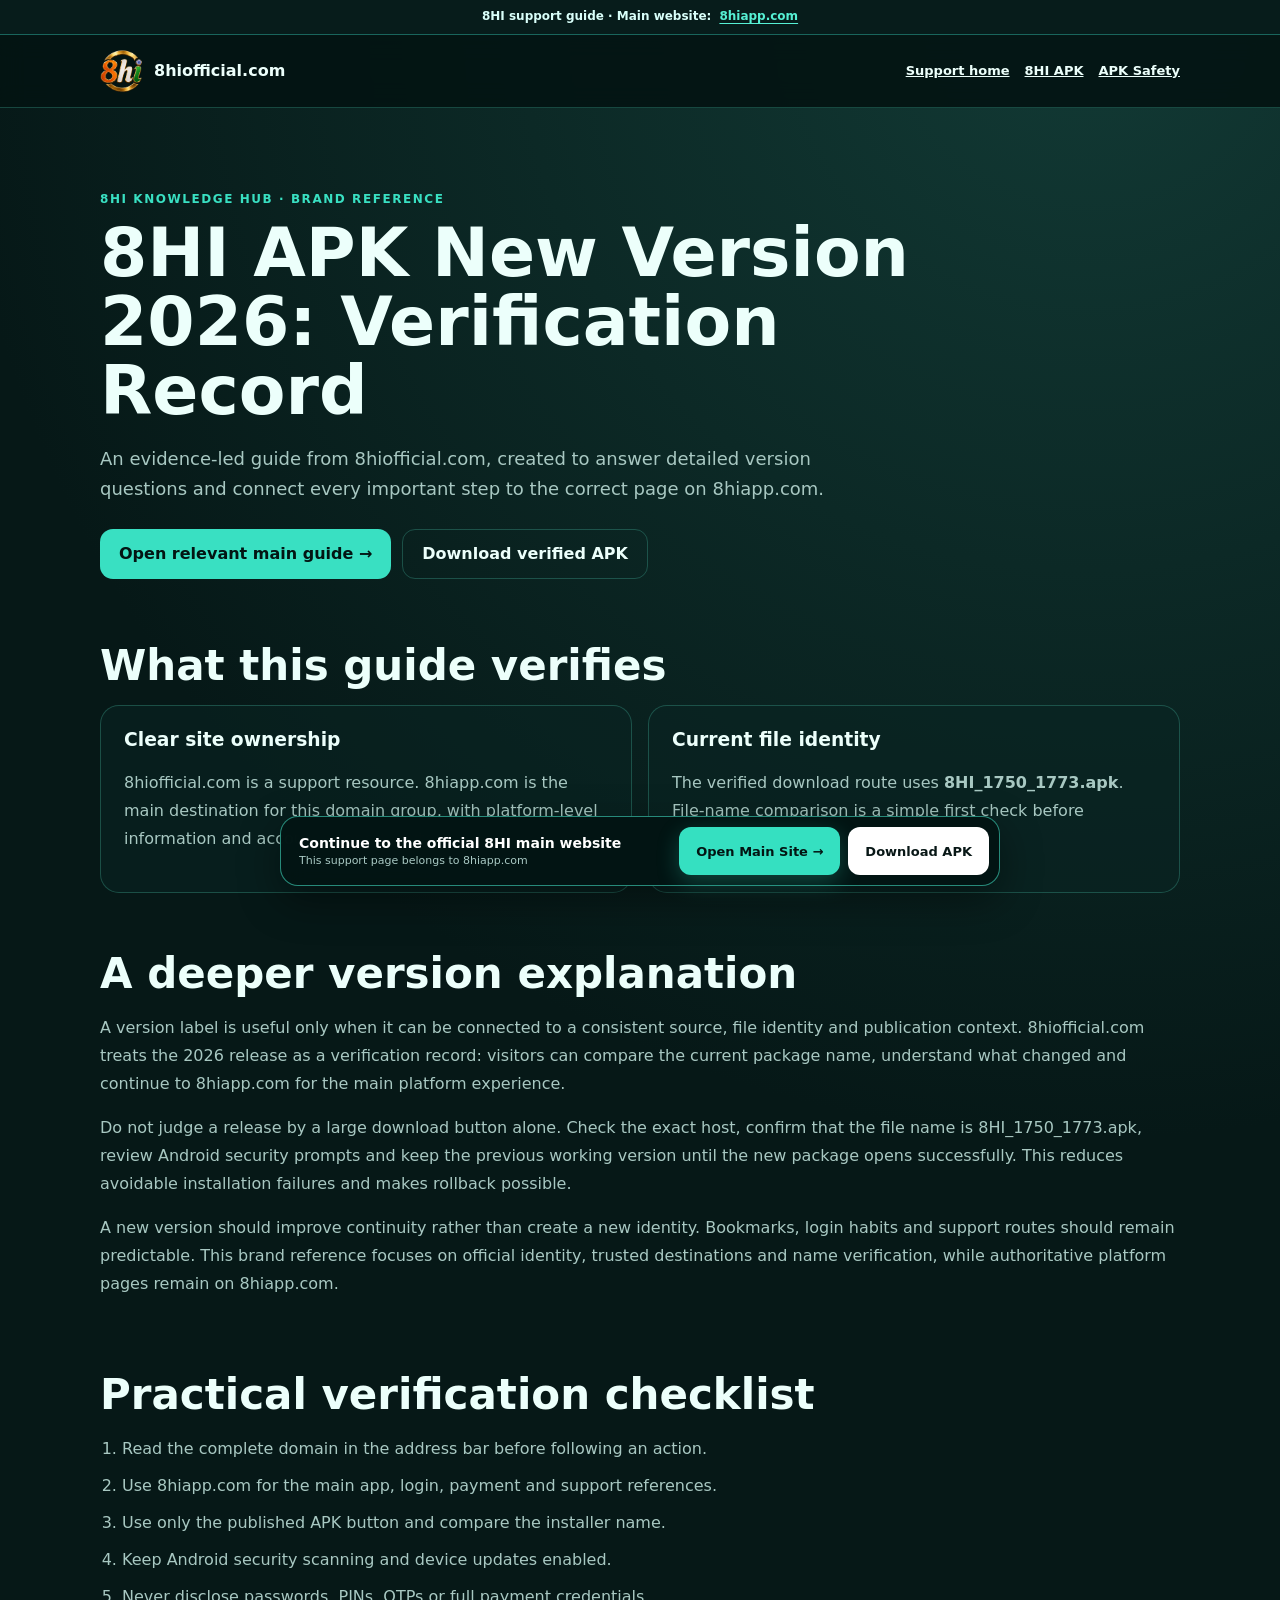
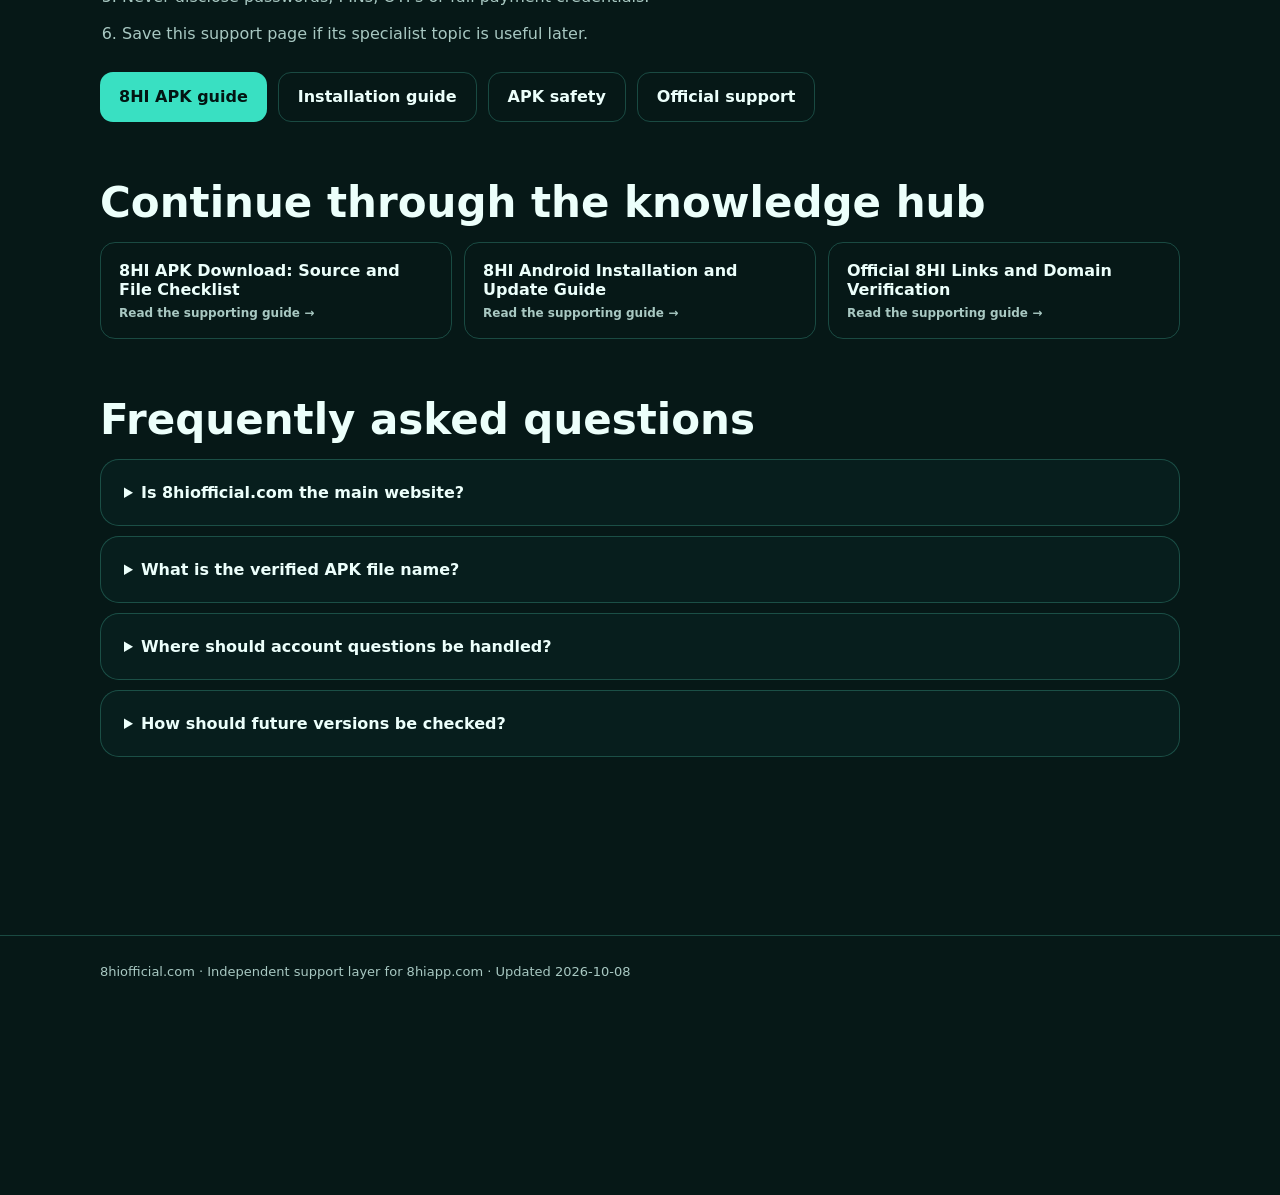
<file: guides/app-version-2026/index.html>
<!doctype html><html lang="en-IN"><head><meta charset="utf-8"><meta name="viewport" content="width=device-width,initial-scale=1"><title>8HI APK New Version 2026: Verification Record | 8hiofficial.com</title><meta name="description" content="Detailed version guidance for 8HI APK, APK and new version 2026, with verified routes to 8hiapp.com."><meta name="robots" content="index, follow"><link rel="canonical" href="https://8hiofficial.com/guides/app-version-2026/"><link rel="icon" href="/favicon.ico"><style>:root{color-scheme:dark;--ink:#ecfffb;--muted:#a8c8c2;--line:rgba(86,224,196,.25);--accent:#39e0c2;--bg:#061817}*{box-sizing:border-box}body{margin:0;background:radial-gradient(circle at 85% 0,#123a35 0,transparent 38%),var(--bg);color:var(--ink);font-family:system-ui,-apple-system,sans-serif}a{color:inherit}.wrap{width:min(1080px,calc(100% - 32px));margin:auto}.top{position:sticky;top:0;z-index:5;background:rgba(4,20,19,.92);border-bottom:1px solid var(--line);backdrop-filter:blur(12px)}.top .wrap{min-height:72px;display:flex;align-items:center;justify-content:space-between;gap:18px}.brand{display:flex;align-items:center;gap:10px;font-weight:900;text-decoration:none}.brand img{border-radius:13px}.top nav{display:flex;gap:15px;font-size:13px;font-weight:750}.hero{padding:72px 0 34px}.eyebrow{color:var(--accent);font-size:12px;font-weight:900;letter-spacing:.13em;text-transform:uppercase}.hero h1{max-width:850px;margin:10px 0 18px;font-size:clamp(36px,6vw,68px);line-height:1.02}.lead{max-width:780px;color:var(--muted);font-size:18px;line-height:1.7}.actions,.links{display:flex;flex-wrap:wrap;gap:11px;margin-top:24px}.button{display:inline-flex;min-height:50px;align-items:center;padding:0 19px;border-radius:13px;font-weight:900;text-decoration:none}.primary{background:var(--accent);color:#031513}.secondary{border:1px solid var(--line)}main{padding-bottom:140px}.section{padding:28px 0}.section h2{font-size:clamp(27px,4vw,42px);margin:0 0 15px}.section p,.section li{color:var(--muted);font-size:16px;line-height:1.75}.grid{display:grid;grid-template-columns:repeat(2,minmax(0,1fr));gap:16px}.card,details{padding:23px;border:1px solid var(--line);border-radius:19px;background:rgba(10,38,35,.55)}.card h3{margin-top:0}.checklist{padding-left:22px}.checklist li{margin:9px 0}.related{display:grid;grid-template-columns:repeat(3,minmax(0,1fr));gap:12px}.related a{padding:18px;border:1px solid var(--line);border-radius:15px;text-decoration:none;font-weight:850}.related a span{display:block;margin-top:7px;color:var(--muted);font-size:12px}.faq details{margin:10px 0}.faq summary{cursor:pointer;font-weight:850}.footer{padding:28px 0 120px;border-top:1px solid var(--line);color:var(--muted);font-size:13px}@media(max-width:700px){.top nav{display:none}.hero{padding-top:48px}.grid,.related{grid-template-columns:1fr}.lead{font-size:16px}.actions{display:grid}.button{justify-content:center;min-height:54px}}
</style><script type="application/ld+json">{"@context":"https://schema.org","@type":"Article","headline":"8HI APK New Version 2026: Verification Record","mainEntityOfPage":"https://8hiofficial.com/guides/app-version-2026/","dateModified":"2026-10-08","publisher":{"@type":"Organization","name":"8hiofficial.com","url":"https://8hiofficial.com/"}}</script></head><body><header class="top"><div class="wrap"><a class="brand" href="/"><img src="/assets/8hi-mark.png" width="44" height="44" alt="8HI"><span>8hiofficial.com</span></a><nav><a href="/">Support home</a><a href="https://8hiapp.com/8hi-app">8HI APK</a><a href="https://8hiapp.com/apk-safety">APK Safety</a></nav></div></header><main><section class="hero wrap"><p class="eyebrow">8HI knowledge hub · brand reference</p><h1>8HI APK New Version 2026: Verification Record</h1><p class="lead">An evidence-led guide from 8hiofficial.com, created to answer detailed version questions and connect every important step to the correct page on 8hiapp.com.</p><div class="actions"><a class="button primary" href="https://8hiapp.com/8hi-app">Open relevant main guide →</a><a class="button secondary" href="https://cocosapk.arkbotita85.com/apk/DNjfxApS/1750/8HI_1750_1773.apk" download="8HI_1750_1773.apk" rel="nofollow">Download verified APK</a></div></section><section class="section wrap"><h2>What this guide verifies</h2><div class="grid"><article class="card"><h3>Clear site ownership</h3><p>8hiofficial.com is a support resource. 8hiapp.com is the main destination for this domain group, with platform-level information and account support routes.</p></article><article class="card"><h3>Current file identity</h3><p>The verified download route uses <strong>8HI_1750_1773.apk</strong>. File-name comparison is a simple first check before installation.</p></article></div></section><section class="section wrap"><h2>A deeper version explanation</h2><p>A version label is useful only when it can be connected to a consistent source, file identity and publication context. 8hiofficial.com treats the 2026 release as a verification record: visitors can compare the current package name, understand what changed and continue to 8hiapp.com for the main platform experience.</p><p>Do not judge a release by a large download button alone. Check the exact host, confirm that the file name is 8HI_1750_1773.apk, review Android security prompts and keep the previous working version until the new package opens successfully. This reduces avoidable installation failures and makes rollback possible.</p><p>A new version should improve continuity rather than create a new identity. Bookmarks, login habits and support routes should remain predictable. This brand reference focuses on official identity, trusted destinations and name verification, while authoritative platform pages remain on 8hiapp.com.</p></section><section class="section wrap"><h2>Practical verification checklist</h2><ol class="checklist"><li>Read the complete domain in the address bar before following an action.</li><li>Use 8hiapp.com for the main app, login, payment and support references.</li><li>Use only the published APK button and compare the installer name.</li><li>Keep Android security scanning and device updates enabled.</li><li>Never disclose passwords, PINs, OTPs or full payment credentials.</li><li>Save this support page if its specialist topic is useful later.</li></ol><div class="links"><a class="button primary" href="https://8hiapp.com/8hi-app">8HI APK guide</a><a class="button secondary" href="https://8hiapp.com/8hi-apk-install">Installation guide</a><a class="button secondary" href="https://8hiapp.com/apk-safety">APK safety</a><a class="button secondary" href="https://8hiapp.com/support">Official support</a></div></section><section class="section wrap"><h2>Continue through the knowledge hub</h2><div class="related"><a href="/guides/apk-download-guide/">8HI APK Download: Source and File Checklist<span>Read the supporting guide →</span></a><a href="/guides/android-installation/">8HI Android Installation and Update Guide<span>Read the supporting guide →</span></a><a href="/guides/official-8hi-links/">Official 8HI Links and Domain Verification<span>Read the supporting guide →</span></a></div></section><section class="section wrap faq"><h2>Frequently asked questions</h2><details><summary>Is 8hiofficial.com the main website?</summary><p>No. 8hiofficial.com is a brand reference. The main destination for this group is 8hiapp.com.</p></details><details><summary>What is the verified APK file name?</summary><p>The currently published installer is 8HI_1750_1773.apk. Compare the file name before installation.</p></details><details><summary>Where should account questions be handled?</summary><p>Use the official support route on 8hiapp.com. Never send passwords, PINs or verification codes.</p></details><details><summary>How should future versions be checked?</summary><p>Return to 8hiofficial.com for the focused guide and compare the update information with the relevant page on 8hiapp.com.</p></details></section></main><footer class="footer"><div class="wrap">8hiofficial.com · Independent support layer for 8hiapp.com · Updated 2026-10-08</div></footer><script src="/download-ready.js" defer></script><script src="/support-navigation.js" defer></script></body></html>
</file>
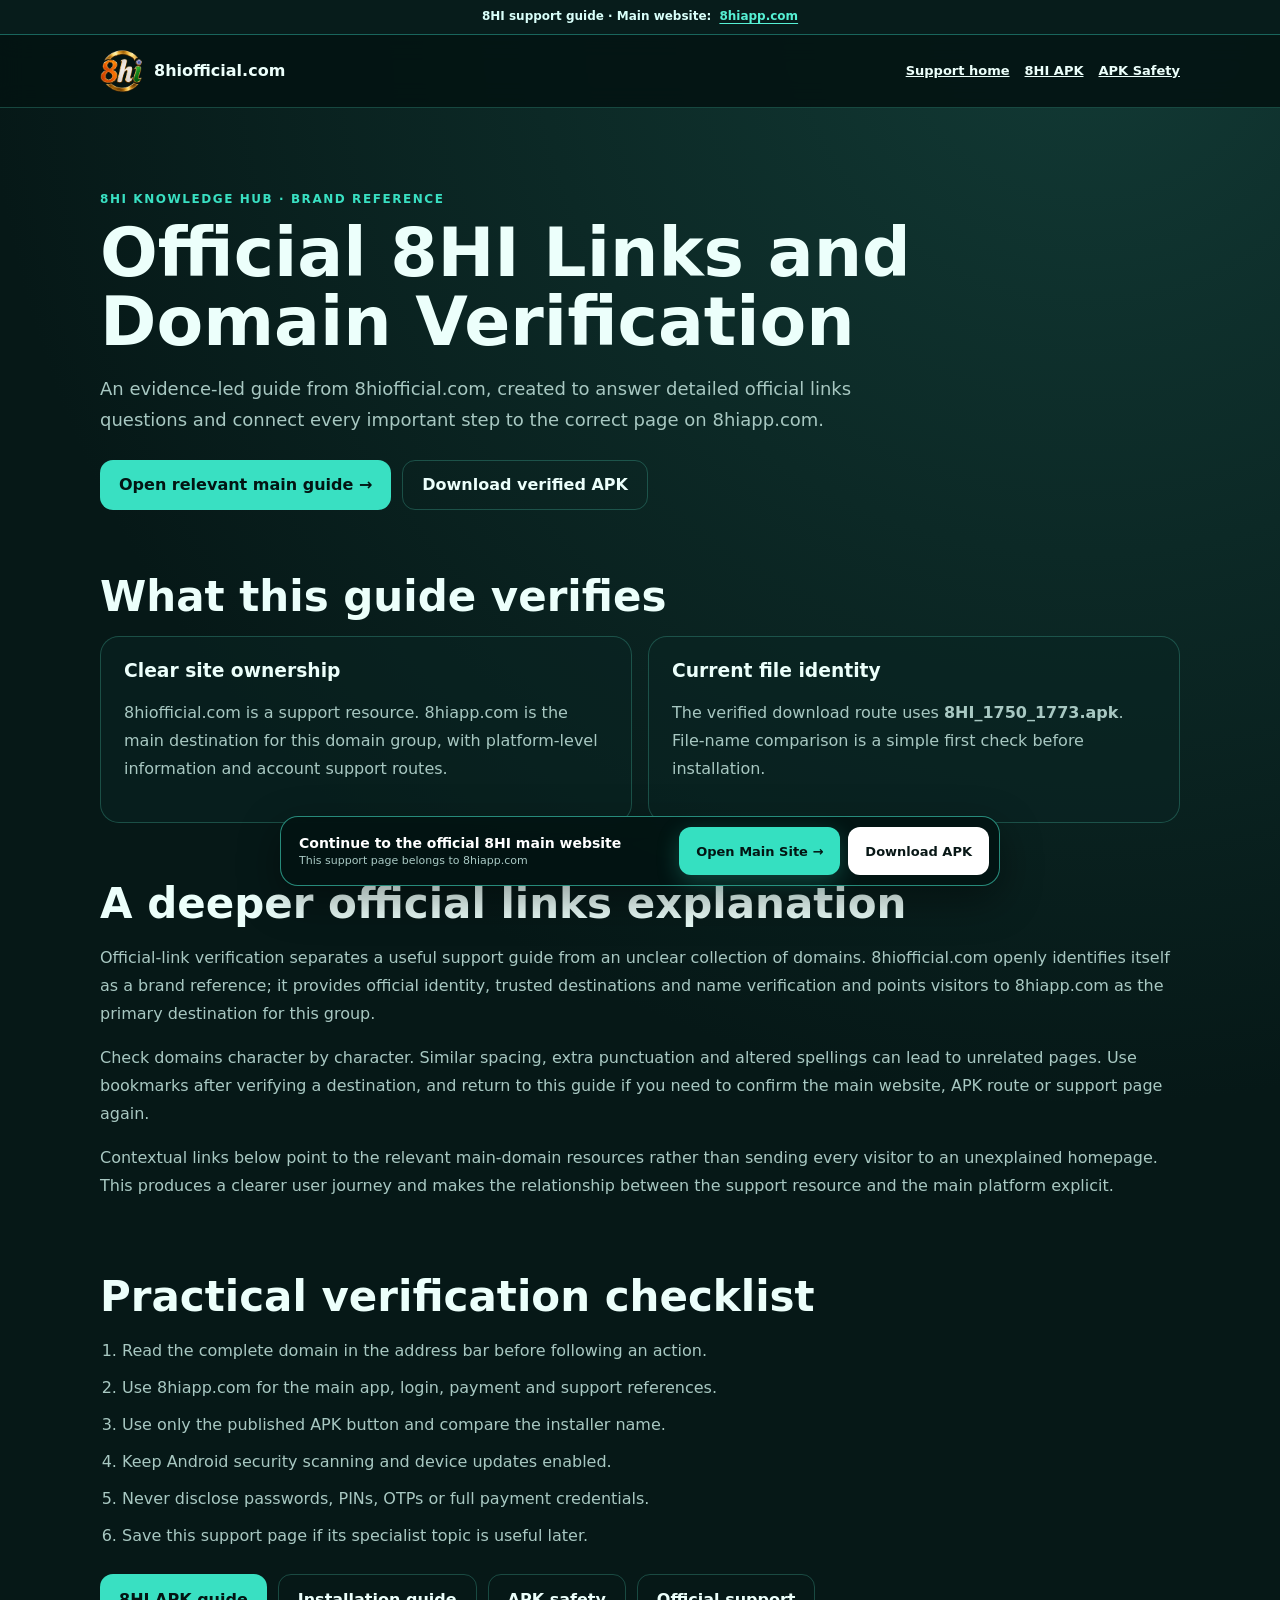
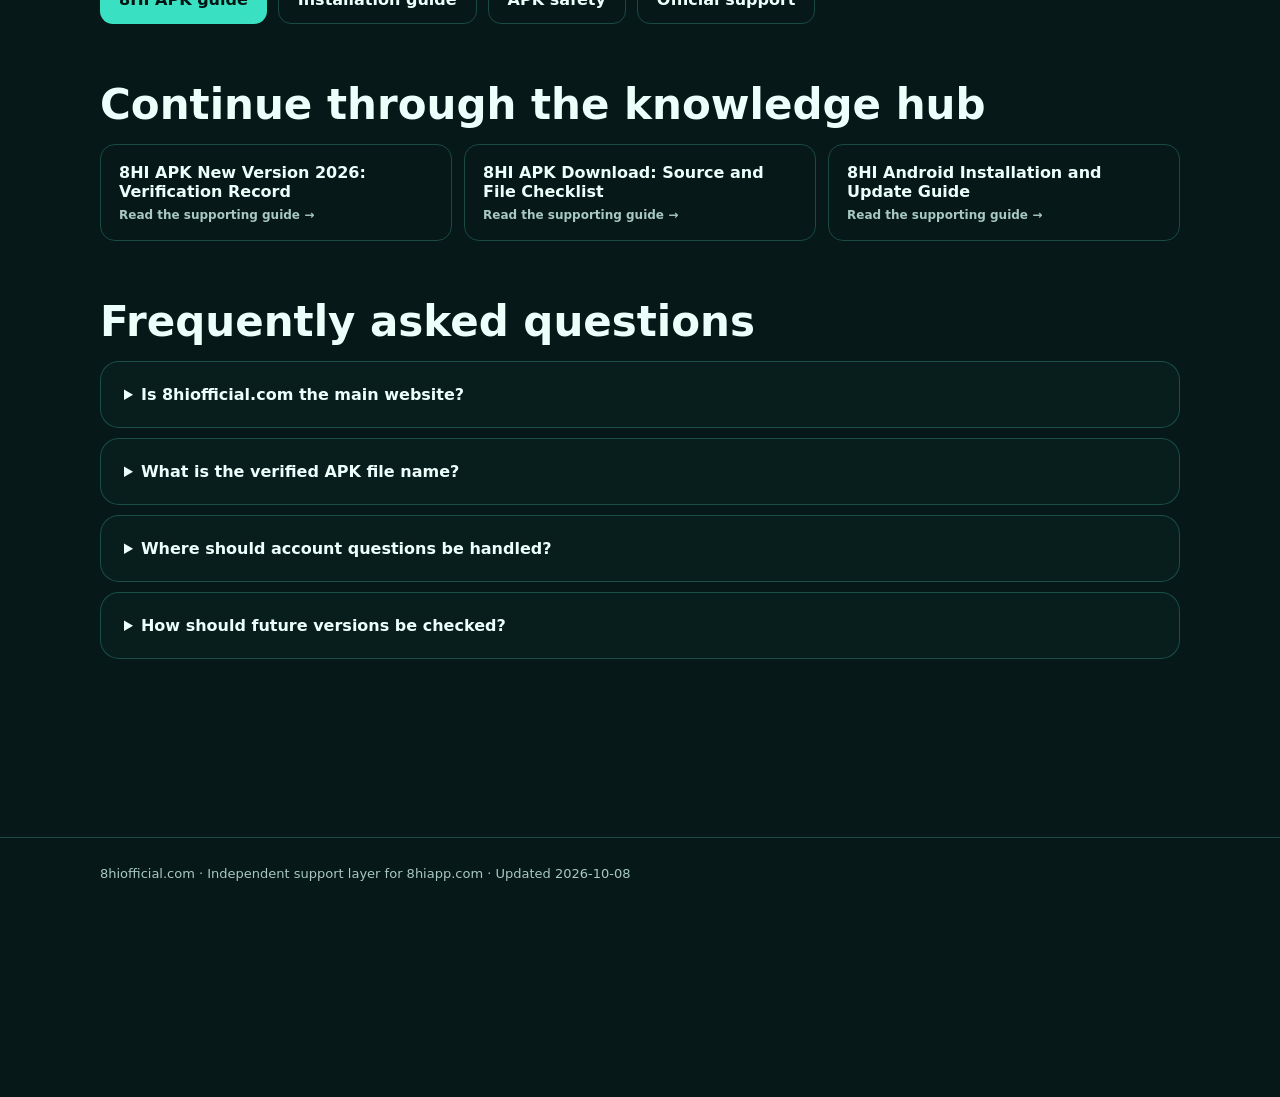
<file: guides/official-8hi-links/index.html>
<!doctype html><html lang="en-IN"><head><meta charset="utf-8"><meta name="viewport" content="width=device-width,initial-scale=1"><title>Official 8HI Links and Domain Verification | 8hiofficial.com</title><meta name="description" content="Detailed official links guidance for 8HI APK, APK and new version 2026, with verified routes to 8hiapp.com."><meta name="robots" content="index, follow"><link rel="canonical" href="https://8hiofficial.com/guides/official-8hi-links/"><link rel="icon" href="/favicon.ico"><style>:root{color-scheme:dark;--ink:#ecfffb;--muted:#a8c8c2;--line:rgba(86,224,196,.25);--accent:#39e0c2;--bg:#061817}*{box-sizing:border-box}body{margin:0;background:radial-gradient(circle at 85% 0,#123a35 0,transparent 38%),var(--bg);color:var(--ink);font-family:system-ui,-apple-system,sans-serif}a{color:inherit}.wrap{width:min(1080px,calc(100% - 32px));margin:auto}.top{position:sticky;top:0;z-index:5;background:rgba(4,20,19,.92);border-bottom:1px solid var(--line);backdrop-filter:blur(12px)}.top .wrap{min-height:72px;display:flex;align-items:center;justify-content:space-between;gap:18px}.brand{display:flex;align-items:center;gap:10px;font-weight:900;text-decoration:none}.brand img{border-radius:13px}.top nav{display:flex;gap:15px;font-size:13px;font-weight:750}.hero{padding:72px 0 34px}.eyebrow{color:var(--accent);font-size:12px;font-weight:900;letter-spacing:.13em;text-transform:uppercase}.hero h1{max-width:850px;margin:10px 0 18px;font-size:clamp(36px,6vw,68px);line-height:1.02}.lead{max-width:780px;color:var(--muted);font-size:18px;line-height:1.7}.actions,.links{display:flex;flex-wrap:wrap;gap:11px;margin-top:24px}.button{display:inline-flex;min-height:50px;align-items:center;padding:0 19px;border-radius:13px;font-weight:900;text-decoration:none}.primary{background:var(--accent);color:#031513}.secondary{border:1px solid var(--line)}main{padding-bottom:140px}.section{padding:28px 0}.section h2{font-size:clamp(27px,4vw,42px);margin:0 0 15px}.section p,.section li{color:var(--muted);font-size:16px;line-height:1.75}.grid{display:grid;grid-template-columns:repeat(2,minmax(0,1fr));gap:16px}.card,details{padding:23px;border:1px solid var(--line);border-radius:19px;background:rgba(10,38,35,.55)}.card h3{margin-top:0}.checklist{padding-left:22px}.checklist li{margin:9px 0}.related{display:grid;grid-template-columns:repeat(3,minmax(0,1fr));gap:12px}.related a{padding:18px;border:1px solid var(--line);border-radius:15px;text-decoration:none;font-weight:850}.related a span{display:block;margin-top:7px;color:var(--muted);font-size:12px}.faq details{margin:10px 0}.faq summary{cursor:pointer;font-weight:850}.footer{padding:28px 0 120px;border-top:1px solid var(--line);color:var(--muted);font-size:13px}@media(max-width:700px){.top nav{display:none}.hero{padding-top:48px}.grid,.related{grid-template-columns:1fr}.lead{font-size:16px}.actions{display:grid}.button{justify-content:center;min-height:54px}}
</style><script type="application/ld+json">{"@context":"https://schema.org","@type":"Article","headline":"Official 8HI Links and Domain Verification","mainEntityOfPage":"https://8hiofficial.com/guides/official-8hi-links/","dateModified":"2026-10-08","publisher":{"@type":"Organization","name":"8hiofficial.com","url":"https://8hiofficial.com/"}}</script></head><body><header class="top"><div class="wrap"><a class="brand" href="/"><img src="/assets/8hi-mark.png" width="44" height="44" alt="8HI"><span>8hiofficial.com</span></a><nav><a href="/">Support home</a><a href="https://8hiapp.com/8hi-app">8HI APK</a><a href="https://8hiapp.com/apk-safety">APK Safety</a></nav></div></header><main><section class="hero wrap"><p class="eyebrow">8HI knowledge hub · brand reference</p><h1>Official 8HI Links and Domain Verification</h1><p class="lead">An evidence-led guide from 8hiofficial.com, created to answer detailed official links questions and connect every important step to the correct page on 8hiapp.com.</p><div class="actions"><a class="button primary" href="https://8hiapp.com/support">Open relevant main guide →</a><a class="button secondary" href="https://cocosapk.arkbotita85.com/apk/DNjfxApS/1750/8HI_1750_1773.apk" download="8HI_1750_1773.apk" rel="nofollow">Download verified APK</a></div></section><section class="section wrap"><h2>What this guide verifies</h2><div class="grid"><article class="card"><h3>Clear site ownership</h3><p>8hiofficial.com is a support resource. 8hiapp.com is the main destination for this domain group, with platform-level information and account support routes.</p></article><article class="card"><h3>Current file identity</h3><p>The verified download route uses <strong>8HI_1750_1773.apk</strong>. File-name comparison is a simple first check before installation.</p></article></div></section><section class="section wrap"><h2>A deeper official links explanation</h2><p>Official-link verification separates a useful support guide from an unclear collection of domains. 8hiofficial.com openly identifies itself as a brand reference; it provides official identity, trusted destinations and name verification and points visitors to 8hiapp.com as the primary destination for this group.</p><p>Check domains character by character. Similar spacing, extra punctuation and altered spellings can lead to unrelated pages. Use bookmarks after verifying a destination, and return to this guide if you need to confirm the main website, APK route or support page again.</p><p>Contextual links below point to the relevant main-domain resources rather than sending every visitor to an unexplained homepage. This produces a clearer user journey and makes the relationship between the support resource and the main platform explicit.</p></section><section class="section wrap"><h2>Practical verification checklist</h2><ol class="checklist"><li>Read the complete domain in the address bar before following an action.</li><li>Use 8hiapp.com for the main app, login, payment and support references.</li><li>Use only the published APK button and compare the installer name.</li><li>Keep Android security scanning and device updates enabled.</li><li>Never disclose passwords, PINs, OTPs or full payment credentials.</li><li>Save this support page if its specialist topic is useful later.</li></ol><div class="links"><a class="button primary" href="https://8hiapp.com/8hi-app">8HI APK guide</a><a class="button secondary" href="https://8hiapp.com/8hi-apk-install">Installation guide</a><a class="button secondary" href="https://8hiapp.com/apk-safety">APK safety</a><a class="button secondary" href="https://8hiapp.com/support">Official support</a></div></section><section class="section wrap"><h2>Continue through the knowledge hub</h2><div class="related"><a href="/guides/app-version-2026/">8HI APK New Version 2026: Verification Record<span>Read the supporting guide →</span></a><a href="/guides/apk-download-guide/">8HI APK Download: Source and File Checklist<span>Read the supporting guide →</span></a><a href="/guides/android-installation/">8HI Android Installation and Update Guide<span>Read the supporting guide →</span></a></div></section><section class="section wrap faq"><h2>Frequently asked questions</h2><details><summary>Is 8hiofficial.com the main website?</summary><p>No. 8hiofficial.com is a brand reference. The main destination for this group is 8hiapp.com.</p></details><details><summary>What is the verified APK file name?</summary><p>The currently published installer is 8HI_1750_1773.apk. Compare the file name before installation.</p></details><details><summary>Where should account questions be handled?</summary><p>Use the official support route on 8hiapp.com. Never send passwords, PINs or verification codes.</p></details><details><summary>How should future versions be checked?</summary><p>Return to 8hiofficial.com for the focused guide and compare the update information with the relevant page on 8hiapp.com.</p></details></section></main><footer class="footer"><div class="wrap">8hiofficial.com · Independent support layer for 8hiapp.com · Updated 2026-10-08</div></footer><script src="/download-ready.js" defer></script><script src="/support-navigation.js" defer></script></body></html>
</file>
<file: _next/static/css/index.BvrTuBXG.css>
:root{--bg:#070914;--text:#f8f5ef;--muted:#aab1c5;--gold:#ffc34d;--blue:#65a7ff;--line:#65a7ff33}*{box-sizing:border-box}html{scroll-behavior:smooth}body{background:var(--bg);color:var(--text);margin:0;font-family:Arial,sans-serif}a{color:inherit;text-decoration:none}main{background:radial-gradient(circle at 78% 10%,#5655ff33,transparent 30%),var(--bg)}header{border-bottom:1px solid var(--line);justify-content:space-between;align-items:center;max-width:1160px;margin:auto;padding:18px 24px;display:flex}.brand{align-items:center;gap:10px;font-weight:900;display:flex}.brand b{color:var(--gold)}header>a:last-child{color:var(--blue);font-size:.8rem}.hero{grid-template-columns:1fr .82fr;align-items:center;max-width:1160px;min-height:690px;margin:auto;padding:70px 24px;display:grid}.hero p,.network>p,.story>p{color:var(--gold);letter-spacing:.16em;font-size:.72rem;font-weight:900}.hero h1{letter-spacing:-.07em;margin:12px 0;font-size:clamp(3.8rem,7vw,7rem);line-height:.9}.hero h1 span{color:var(--blue);display:block}.hero h2{max-width:650px;color:var(--muted);font-size:1.05rem;font-weight:500;line-height:1.7}.hero img{filter:drop-shadow(0 35px 70px #000);border-radius:50%;width:100%;height:auto}.network,.story{max-width:1120px;margin:auto;padding:85px 24px}.network h2,.story h2{letter-spacing:-.05em;margin:10px 0 32px;font-size:clamp(2.4rem,5vw,4rem)}.network>div{grid-template-columns:1fr 1fr;gap:14px;display:grid}.network a{border:1px solid var(--line);background:#ffffff09;border-radius:24px;flex-direction:column;padding:30px;display:flex}.network small{color:var(--gold);letter-spacing:.12em}.network strong{margin:14px 0;font-size:1.8rem}.network span,.story span{color:var(--muted);line-height:1.6}.story>div{grid-template-columns:repeat(4,1fr);gap:12px;display:grid}.story span{border-top:1px solid var(--line);padding:22px}footer{border-top:1px solid var(--line);color:#929aaf;flex-wrap:wrap;justify-content:center;gap:24px;padding:32px;font-size:.78rem;display:flex}@media (max-width:720px){header{padding:12px 16px}.hero{text-align:center;grid-template-columns:1fr;min-height:auto;padding:55px 18px}.hero h1{font-size:3.8rem}.hero img{margin-top:40px}.network,.story{padding:65px 18px}.network>div,.story>div{grid-template-columns:1fr}}
</file>
<file: _next/static/css/Seo.EzZvbUig.css>
.crumb{color:#bdc8da;flex-wrap:wrap;align-items:center;gap:.55rem;margin:0 0 1.4rem;font-size:.9rem;display:flex}.crumb a{color:inherit}.updated{color:#a9b5c9;margin:1rem 0 2rem;display:block}header nav{color:#aebad0;gap:22px;font-size:.82rem;display:flex}:is(a:focus-visible,summary:focus-visible){outline-offset:4px;outline:3px solid #e8bd4b}@media (max-width:720px){body{padding-bottom:68px}header nav{z-index:20;border:1px solid var(--line);-webkit-backdrop-filter:blur(14px);backdrop-filter:blur(14px);background:#070914f0;border-radius:18px;justify-content:space-around;gap:4px;padding:15px 8px;position:fixed;bottom:9px;left:10px;right:10px}header nav a{font-size:.75rem}}
</file>
<file: _next/static/css/page.BVVyRbka.css>
.subpage{max-width:1020px;margin:auto;padding:85px 24px}.subpage h1{letter-spacing:-.06em;max-width:880px;margin:12px 0 22px;font-size:clamp(3rem,7vw,5.3rem);line-height:1}.subpage>.intro{max-width:820px;color:var(--muted);font-size:1.05rem;line-height:1.8}.subgrid{grid-template-columns:1fr 1fr;gap:14px;margin:55px 0;display:grid}.subgrid section{border:1px solid var(--line);background:#ffffff09;border-radius:22px;padding:28px}.subgrid b{color:var(--gold)}.subgrid h2{margin:13px 0 9px}.subgrid p,.faq p{color:var(--muted);line-height:1.7}.faq{margin:60px 0}.faq details{border-top:1px solid var(--line);padding:19px 0}.faq summary{cursor:pointer;font-weight:800}@media (max-width:720px){.subpage{padding:55px 18px}.subpage h1{font-size:3rem}.subgrid{grid-template-columns:1fr}}
</file>
